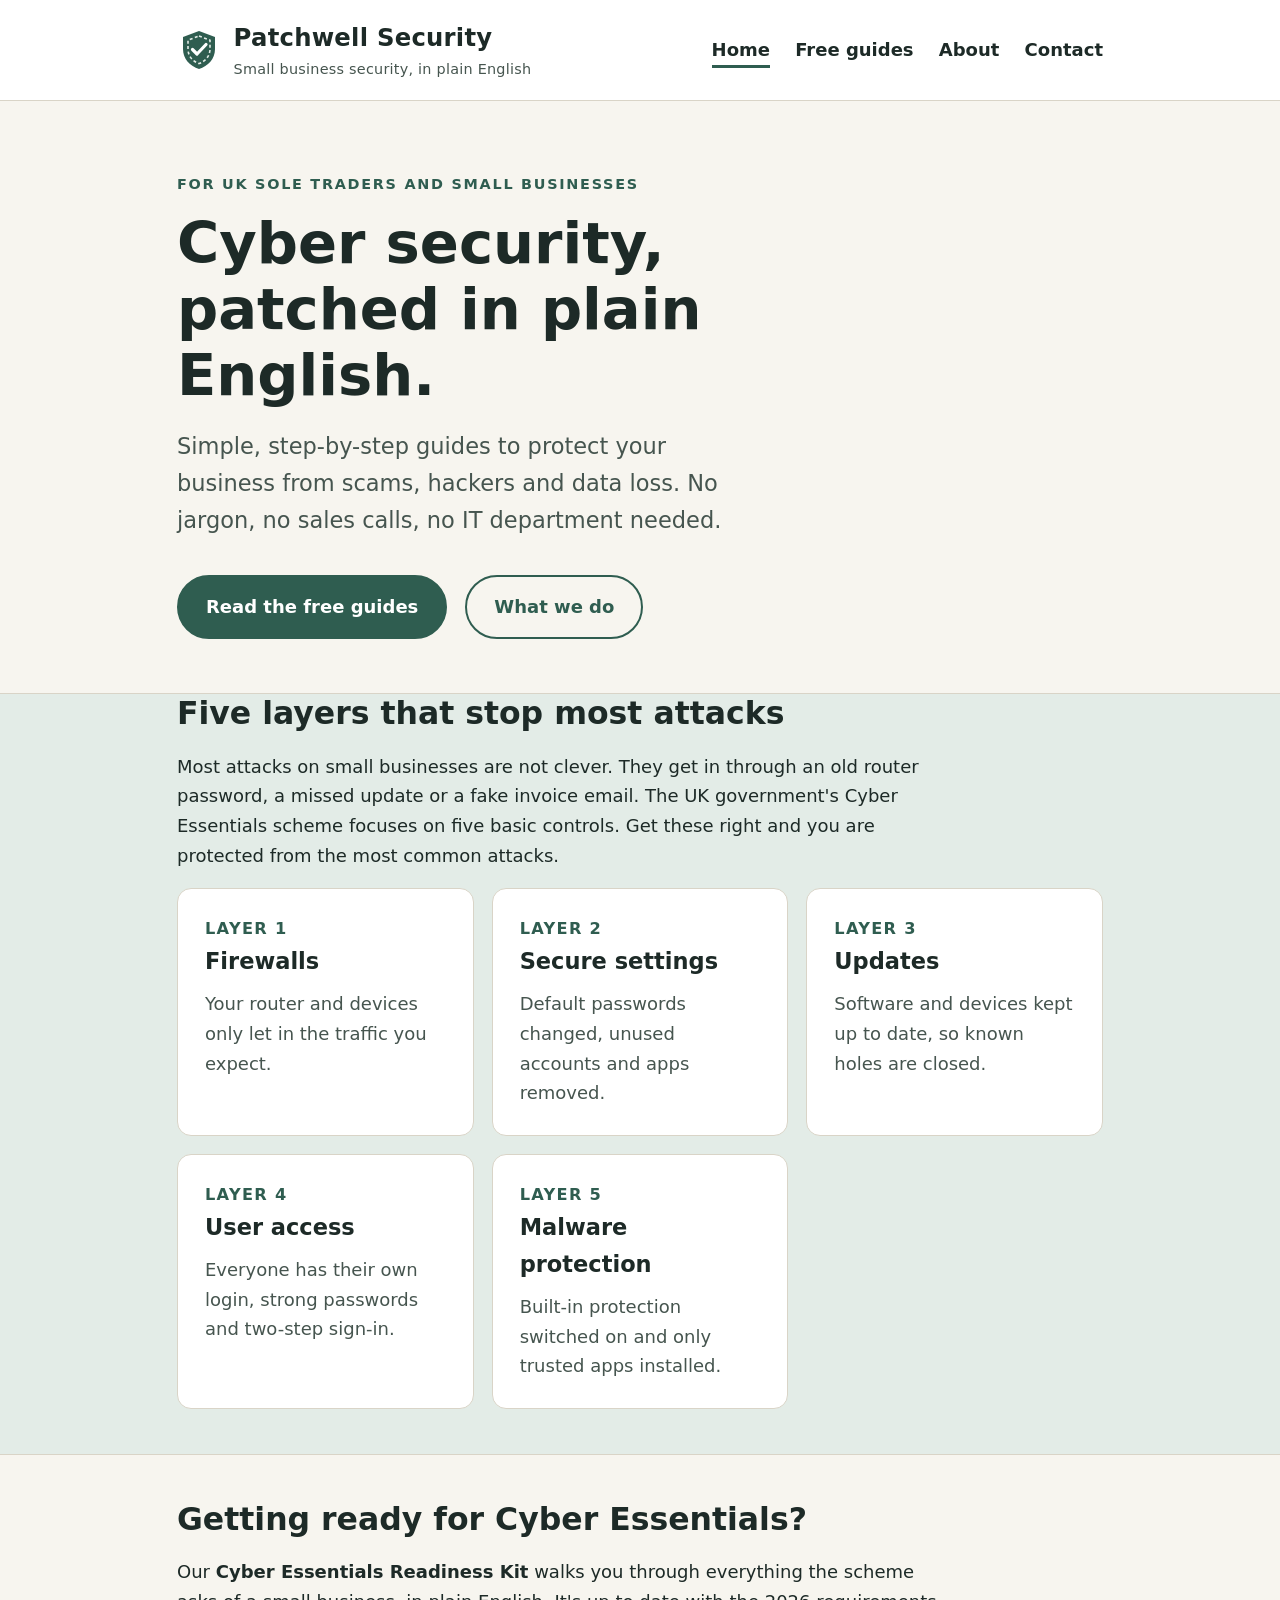
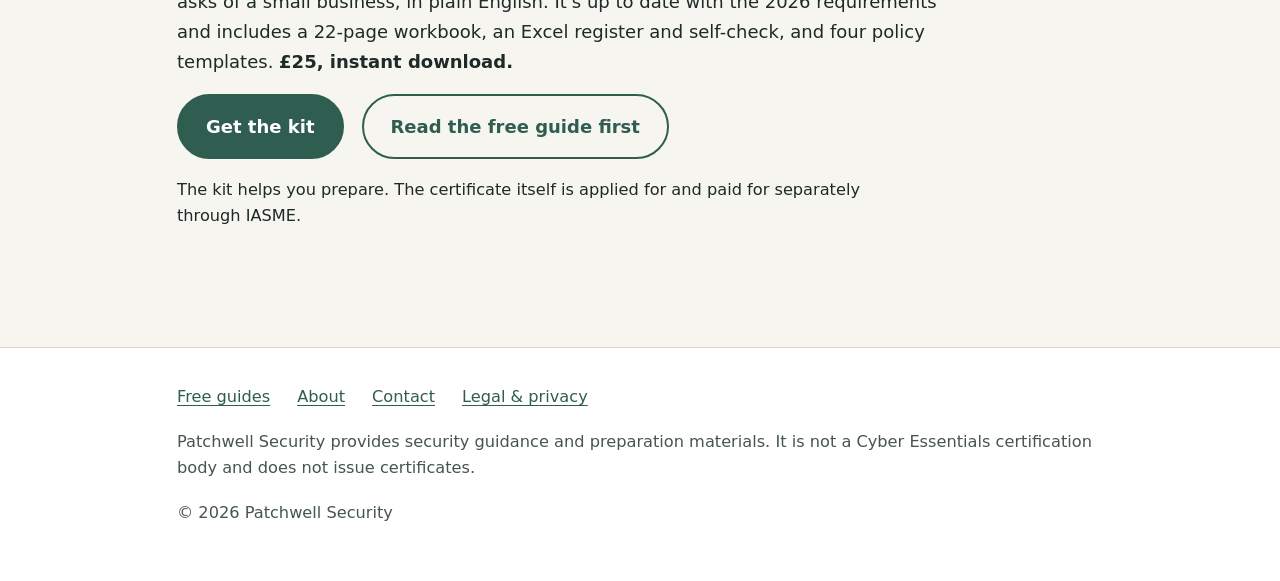
<file: index.html>
<!DOCTYPE html>
<html lang="en-GB">
<head>
  <meta charset="utf-8">
  <meta name="viewport" content="width=device-width, initial-scale=1">
  <title>Patchwell Security — small business cyber security in plain English</title>
  <meta name="description" content="Plain-English cyber security guides and Cyber Essentials preparation kits for UK sole traders and small businesses.">
  <link rel="stylesheet" href="style.css">
  <link rel="icon" href="data:image/svg+xml,%3Csvg xmlns='http://www.w3.org/2000/svg' viewBox='0 0 44 44'%3E%3Cpath d='M22 3 L38 9 V21 C38 31 31 38 22 41 C13 38 6 31 6 21 V9 Z' fill='%232f5d50'/%3E%3Cpath d='M15.5 21.5 L20 26 L29 16.5' fill='none' stroke='white' stroke-width='3.2' stroke-linecap='round'/%3E%3C/svg%3E">
</head>
<body>
  <a class="skip" href="#content">Skip to content</a>
  <header class="site">
    <div class="wrap">
      <a class="brand" href="index.html"><svg width="44" height="44" viewBox="0 0 44 44" aria-hidden="true">
  <path d="M22 3 L38 9 V21 C38 31 31 38 22 41 C13 38 6 31 6 21 V9 Z" fill="#2f5d50"/>
  <path d="M22 8 L33 12.2 V21 C33 28 28.5 33.2 22 35.6 C15.5 33.2 11 28 11 21 V12.2 Z" fill="none" stroke="#e3ece7" stroke-width="1.6" stroke-dasharray="3 2.4"/>
  <path d="M15.5 21.5 L20 26 L29 16.5" fill="none" stroke="#ffffff" stroke-width="3.2" stroke-linecap="round" stroke-linejoin="round"/>
</svg><strong>Patchwell Security<span>Small business security, in plain English</span></strong></a>
      <nav class="main" aria-label="Main">
        <ul>
        <li><a href="index.html" aria-current="page">Home</a></li>
        <li><a href="guides.html">Free guides</a></li>
        <li><a href="about.html">About</a></li>
        <li><a href="contact.html">Contact</a></li>
        </ul>
      </nav>
    </div>
  </header>
  <main id="content">
    <div class="wrap hero">
      <p class="eyebrow">For UK sole traders and small businesses</p>
      <h1>Cyber security, patched in plain English.</h1>
      <p class="lead">Simple, step-by-step guides to protect your business from scams, hackers and data loss. No jargon, no sales calls, no IT department needed.</p>
      <div class="btn-row">
        <a class="btn" href="guides.html">Read the free guides</a>
        <a class="btn ghost" href="about.html">What we do</a>
      </div>
    </div>

    <section class="band">
      <div class="wrap">
        <h2>Five layers that stop most attacks</h2>
        <p class="prose">Most attacks on small businesses are not clever. They get in through an old router password, a missed update or a fake invoice email. The UK government's Cyber Essentials scheme focuses on five basic controls. Get these right and you are protected from the most common attacks.</p>
        <div class="layers">
          <div class="card"><div class="num">LAYER 1</div><h3>Firewalls</h3><p>Your router and devices only let in the traffic you expect.</p></div>
          <div class="card"><div class="num">LAYER 2</div><h3>Secure settings</h3><p>Default passwords changed, unused accounts and apps removed.</p></div>
          <div class="card"><div class="num">LAYER 3</div><h3>Updates</h3><p>Software and devices kept up to date, so known holes are closed.</p></div>
          <div class="card"><div class="num">LAYER 4</div><h3>User access</h3><p>Everyone has their own login, strong passwords and two-step sign-in.</p></div>
          <div class="card"><div class="num">LAYER 5</div><h3>Malware protection</h3><p>Built-in protection switched on and only trusted apps installed.</p></div>
        </div>
      </div>
    </section>

    <section>
      <div class="wrap">
        <h2>Getting ready for Cyber Essentials?</h2>
        <p class="prose">Our <strong>Cyber Essentials Readiness Kit</strong> walks you through everything the scheme asks of a small business, in plain English. It's up to date with the 2026 requirements and includes a 22-page workbook, an Excel register and self-check, and four policy templates. <strong>£25, instant download.</strong></p>
        <div class="btn-row">
          <a class="btn" href="https://payhip.com/b/FX9Ha">Get the kit</a>
          <a class="btn ghost" href="guide-cyber-essentials-controls.html">Read the free guide first</a>
        </div>
        <p class="prose" style="margin-top:1rem;font-size:.9em">The kit helps you prepare. The certificate itself is applied for and paid for separately through IASME.</p>
      </div>
    </section>

  </main>
  <footer class="site">
    <div class="wrap">
      <ul>
        <li><a href="guides.html">Free guides</a></li>
        <li><a href="about.html">About</a></li>
        <li><a href="contact.html">Contact</a></li>
        <li><a href="legal.html">Legal &amp; privacy</a></li>
      </ul>
      <p>Patchwell Security provides security guidance and preparation materials. It is not a Cyber Essentials certification body and does not issue certificates.</p>
      <p>&copy; 2026 Patchwell Security</p>
    </div>
  </footer>
</body>
</html>
</file>
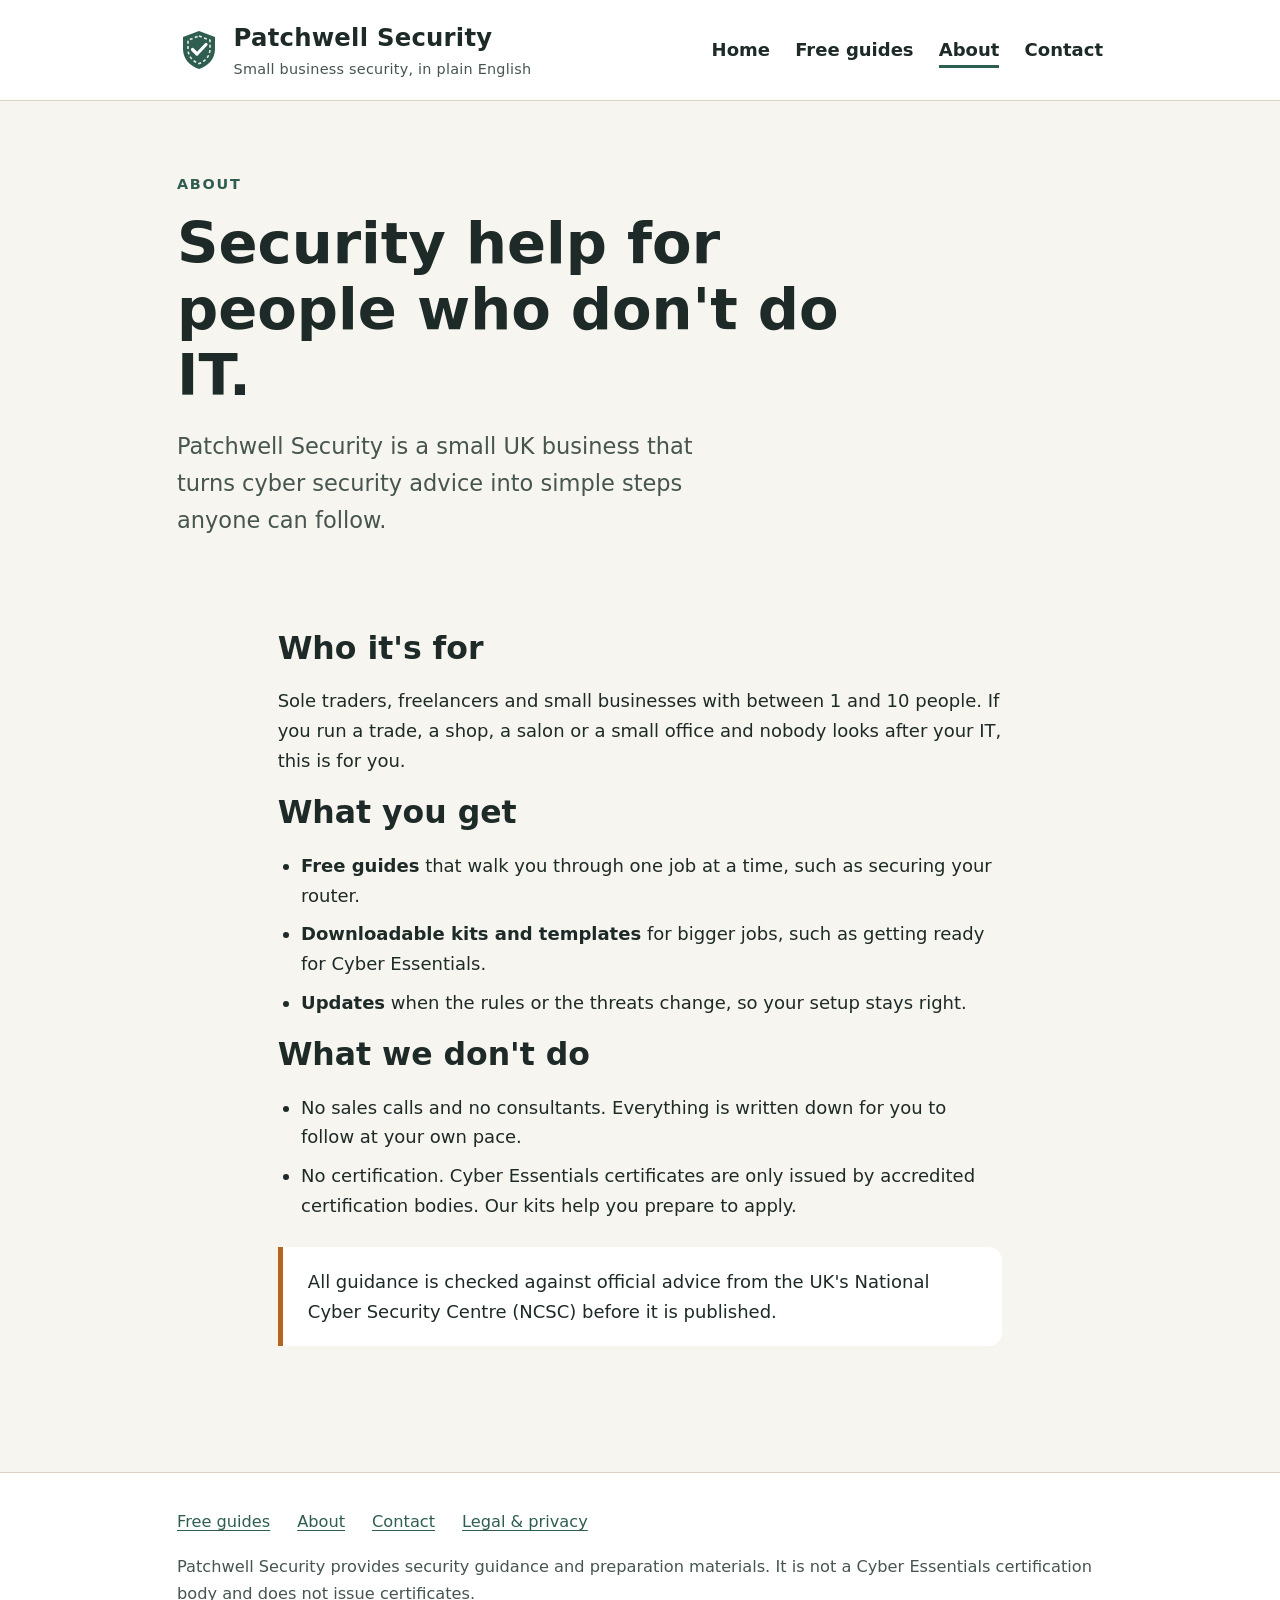
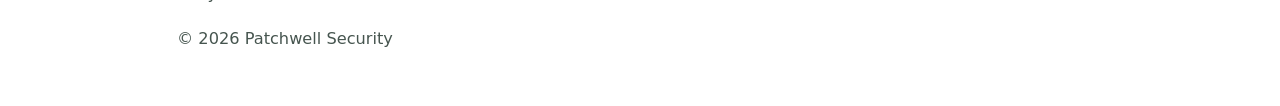
<file: about.html>
<!DOCTYPE html>
<html lang="en-GB">
<head>
  <meta charset="utf-8">
  <meta name="viewport" content="width=device-width, initial-scale=1">
  <title>About — Patchwell Security</title>
  <meta name="description" content="Patchwell Security makes plain-English cyber security guides and kits for UK sole traders and small businesses.">
  <link rel="stylesheet" href="style.css">
  <link rel="icon" href="data:image/svg+xml,%3Csvg xmlns='http://www.w3.org/2000/svg' viewBox='0 0 44 44'%3E%3Cpath d='M22 3 L38 9 V21 C38 31 31 38 22 41 C13 38 6 31 6 21 V9 Z' fill='%232f5d50'/%3E%3Cpath d='M15.5 21.5 L20 26 L29 16.5' fill='none' stroke='white' stroke-width='3.2' stroke-linecap='round'/%3E%3C/svg%3E">
</head>
<body>
  <a class="skip" href="#content">Skip to content</a>
  <header class="site">
    <div class="wrap">
      <a class="brand" href="index.html"><svg width="44" height="44" viewBox="0 0 44 44" aria-hidden="true">
  <path d="M22 3 L38 9 V21 C38 31 31 38 22 41 C13 38 6 31 6 21 V9 Z" fill="#2f5d50"/>
  <path d="M22 8 L33 12.2 V21 C33 28 28.5 33.2 22 35.6 C15.5 33.2 11 28 11 21 V12.2 Z" fill="none" stroke="#e3ece7" stroke-width="1.6" stroke-dasharray="3 2.4"/>
  <path d="M15.5 21.5 L20 26 L29 16.5" fill="none" stroke="#ffffff" stroke-width="3.2" stroke-linecap="round" stroke-linejoin="round"/>
</svg><strong>Patchwell Security<span>Small business security, in plain English</span></strong></a>
      <nav class="main" aria-label="Main">
        <ul>
        <li><a href="index.html">Home</a></li>
        <li><a href="guides.html">Free guides</a></li>
        <li><a href="about.html" aria-current="page">About</a></li>
        <li><a href="contact.html">Contact</a></li>
        </ul>
      </nav>
    </div>
  </header>
  <main id="content">
    <div class="wrap hero">
      <p class="eyebrow">About</p>
      <h1>Security help for people who don't do IT.</h1>
      <p class="lead">Patchwell Security is a small UK business that turns cyber security advice into simple steps anyone can follow.</p>
    </div>
    <section>
      <div class="wrap prose">
        <h2>Who it's for</h2>
        <p>Sole traders, freelancers and small businesses with between 1 and 10 people. If you run a trade, a shop, a salon or a small office and nobody looks after your IT, this is for you.</p>
        <h2>What you get</h2>
        <ul>
          <li><strong>Free guides</strong> that walk you through one job at a time, such as securing your router.</li>
          <li><strong>Downloadable kits and templates</strong> for bigger jobs, such as getting ready for Cyber Essentials.</li>
          <li><strong>Updates</strong> when the rules or the threats change, so your setup stays right.</li>
        </ul>
        <h2>What we don't do</h2>
        <ul>
          <li>No sales calls and no consultants. Everything is written down for you to follow at your own pace.</li>
          <li>No certification. Cyber Essentials certificates are only issued by accredited certification bodies. Our kits help you prepare to apply.</li>
        </ul>
        <div class="note">All guidance is checked against official advice from the UK's National Cyber Security Centre (NCSC) before it is published.</div>
      </div>
    </section>

  </main>
  <footer class="site">
    <div class="wrap">
      <ul>
        <li><a href="guides.html">Free guides</a></li>
        <li><a href="about.html">About</a></li>
        <li><a href="contact.html">Contact</a></li>
        <li><a href="legal.html">Legal &amp; privacy</a></li>
      </ul>
      <p>Patchwell Security provides security guidance and preparation materials. It is not a Cyber Essentials certification body and does not issue certificates.</p>
      <p>&copy; 2026 Patchwell Security</p>
    </div>
  </footer>
</body>
</html>
</file>
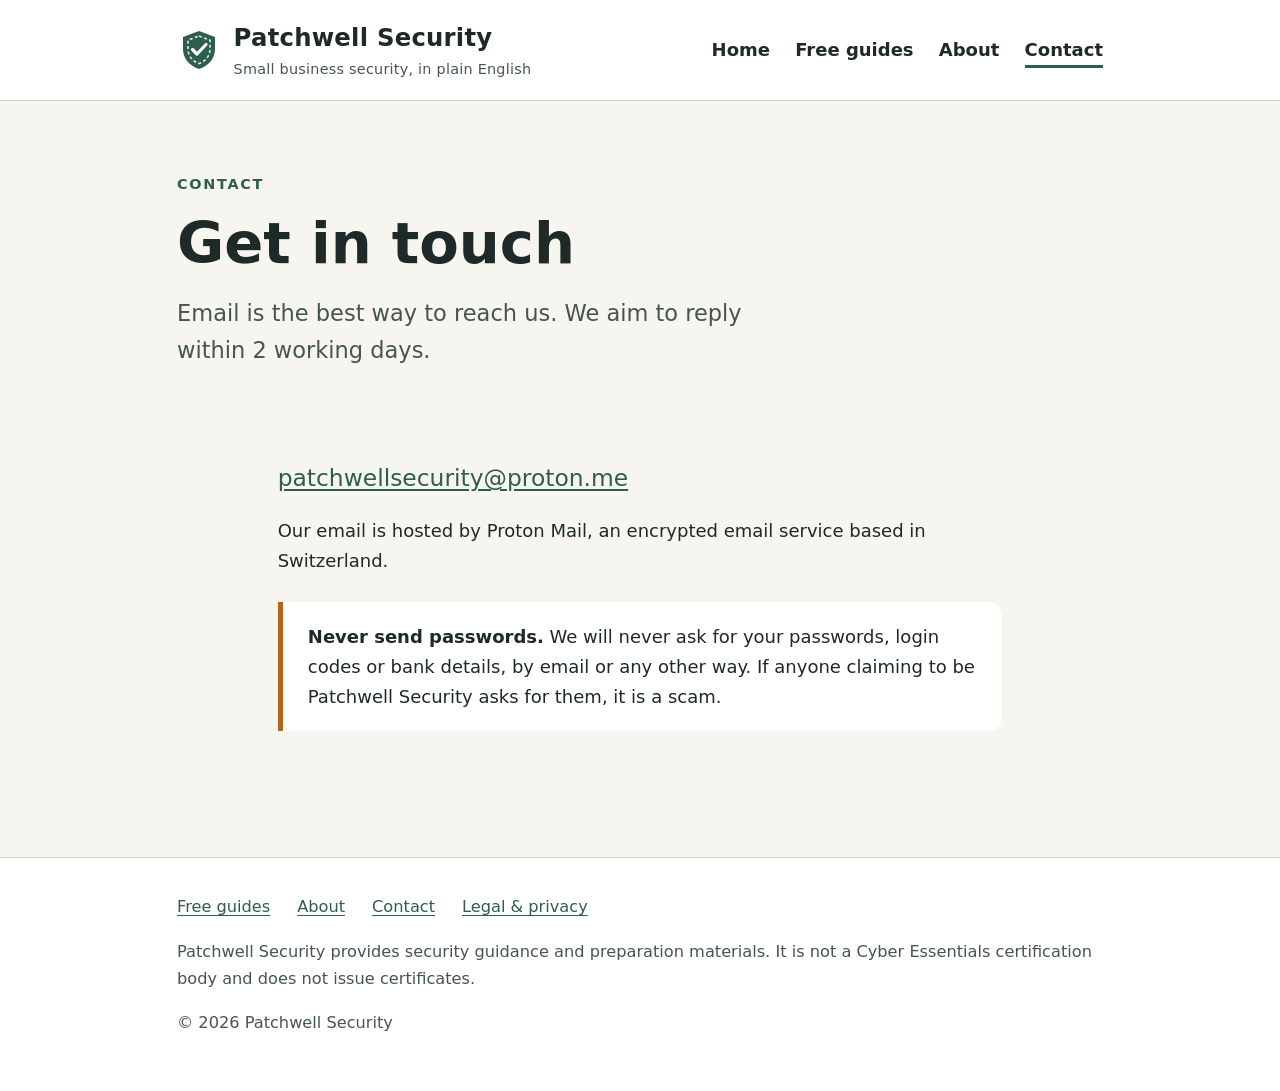
<file: contact.html>
<!DOCTYPE html>
<html lang="en-GB">
<head>
  <meta charset="utf-8">
  <meta name="viewport" content="width=device-width, initial-scale=1">
  <title>Contact — Patchwell Security</title>
  <meta name="description" content="Contact Patchwell Security by email.">
  <link rel="stylesheet" href="style.css">
  <link rel="icon" href="data:image/svg+xml,%3Csvg xmlns='http://www.w3.org/2000/svg' viewBox='0 0 44 44'%3E%3Cpath d='M22 3 L38 9 V21 C38 31 31 38 22 41 C13 38 6 31 6 21 V9 Z' fill='%232f5d50'/%3E%3Cpath d='M15.5 21.5 L20 26 L29 16.5' fill='none' stroke='white' stroke-width='3.2' stroke-linecap='round'/%3E%3C/svg%3E">
</head>
<body>
  <a class="skip" href="#content">Skip to content</a>
  <header class="site">
    <div class="wrap">
      <a class="brand" href="index.html"><svg width="44" height="44" viewBox="0 0 44 44" aria-hidden="true">
  <path d="M22 3 L38 9 V21 C38 31 31 38 22 41 C13 38 6 31 6 21 V9 Z" fill="#2f5d50"/>
  <path d="M22 8 L33 12.2 V21 C33 28 28.5 33.2 22 35.6 C15.5 33.2 11 28 11 21 V12.2 Z" fill="none" stroke="#e3ece7" stroke-width="1.6" stroke-dasharray="3 2.4"/>
  <path d="M15.5 21.5 L20 26 L29 16.5" fill="none" stroke="#ffffff" stroke-width="3.2" stroke-linecap="round" stroke-linejoin="round"/>
</svg><strong>Patchwell Security<span>Small business security, in plain English</span></strong></a>
      <nav class="main" aria-label="Main">
        <ul>
        <li><a href="index.html">Home</a></li>
        <li><a href="guides.html">Free guides</a></li>
        <li><a href="about.html">About</a></li>
        <li><a href="contact.html" aria-current="page">Contact</a></li>
        </ul>
      </nav>
    </div>
  </header>
  <main id="content">
    <div class="wrap hero">
      <p class="eyebrow">Contact</p>
      <h1>Get in touch</h1>
      <p class="lead">Email is the best way to reach us. We aim to reply within 2 working days.</p>
    </div>
    <section>
      <div class="wrap prose">
        <p style="font-size:1.3rem"><a href="mailto:patchwellsecurity@proton.me">patchwellsecurity@proton.me</a></p>
        <p>Our email is hosted by Proton Mail, an encrypted email service based in Switzerland.</p>
        <div class="note"><strong>Never send passwords.</strong> We will never ask for your passwords, login codes or bank details, by email or any other way. If anyone claiming to be Patchwell Security asks for them, it is a scam.</div>
      </div>
    </section>

  </main>
  <footer class="site">
    <div class="wrap">
      <ul>
        <li><a href="guides.html">Free guides</a></li>
        <li><a href="about.html">About</a></li>
        <li><a href="contact.html">Contact</a></li>
        <li><a href="legal.html">Legal &amp; privacy</a></li>
      </ul>
      <p>Patchwell Security provides security guidance and preparation materials. It is not a Cyber Essentials certification body and does not issue certificates.</p>
      <p>&copy; 2026 Patchwell Security</p>
    </div>
  </footer>
</body>
</html>
</file>
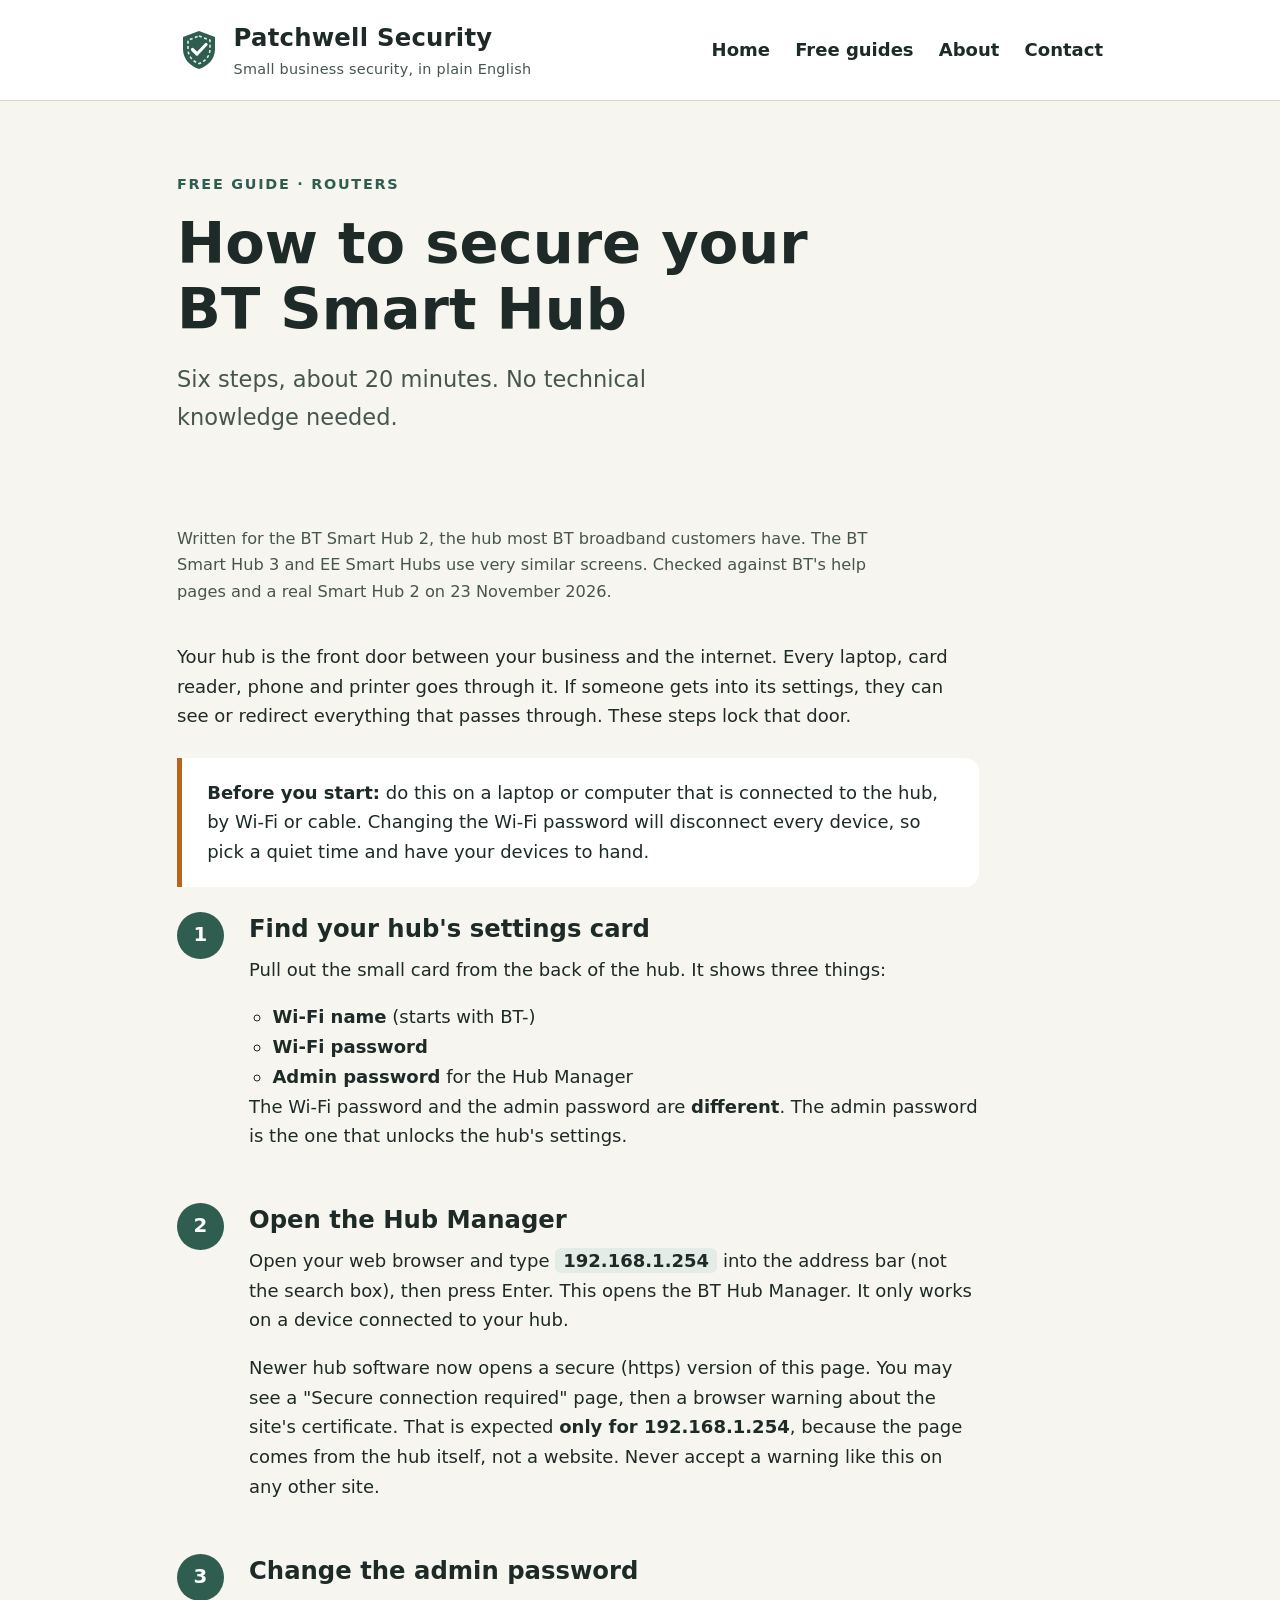
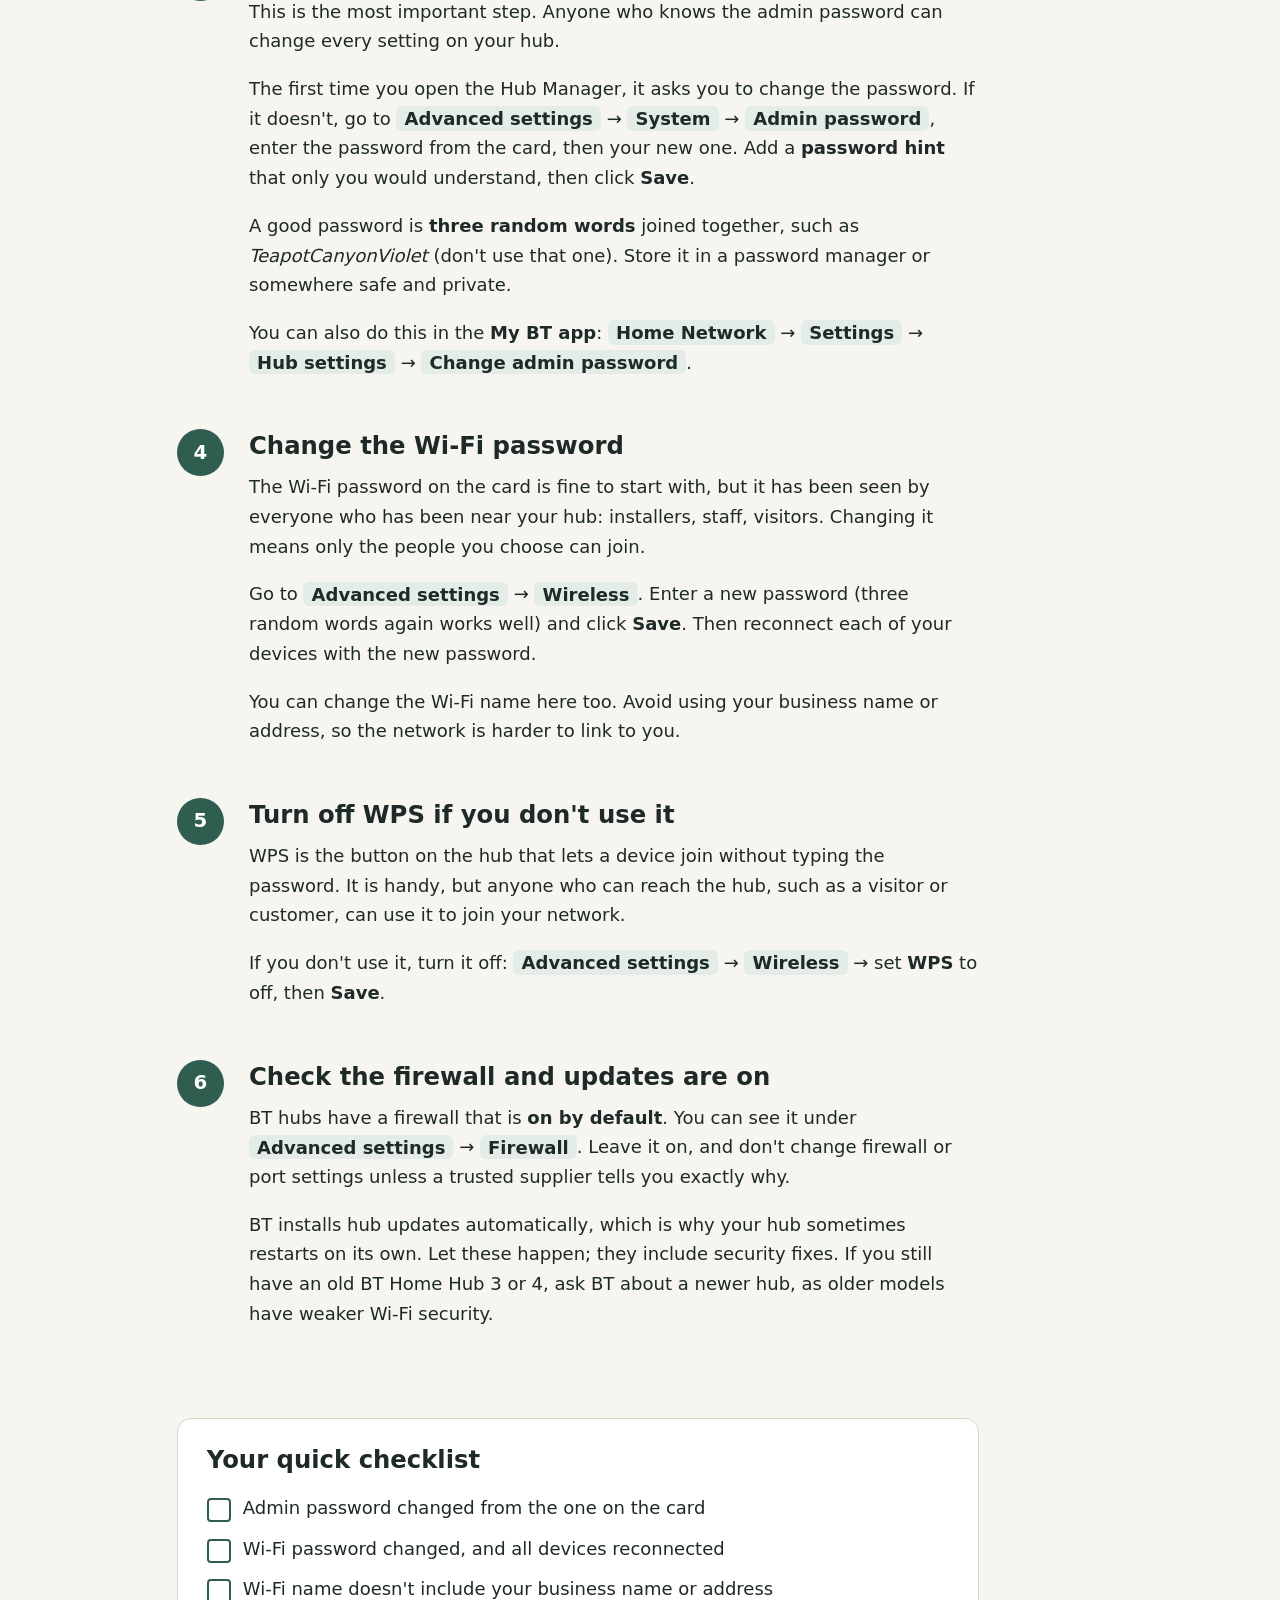
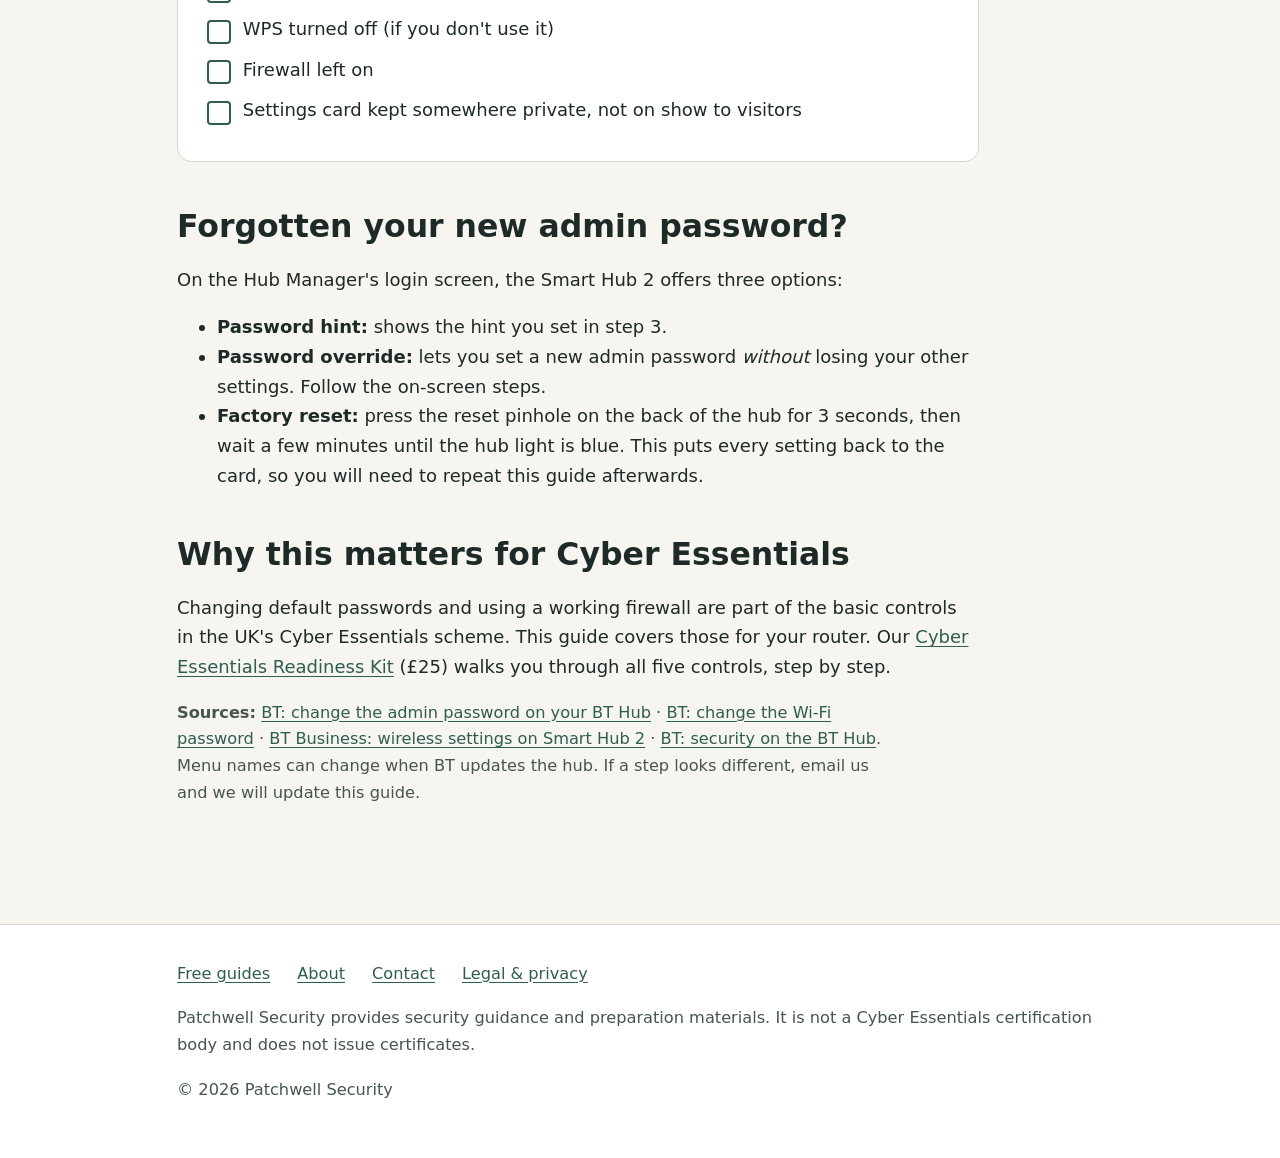
<file: guide-bt-smart-hub.html>
<!DOCTYPE html>
<html lang="en-GB">
<head>
  <meta charset="utf-8">
  <meta name="viewport" content="width=device-width, initial-scale=1">
  <title>How to secure your BT Smart Hub — Patchwell Security</title>
  <meta name="description" content="A plain-English, step-by-step guide to securing a BT Smart Hub 2 for a small business: admin password, Wi-Fi password, WPS and more.">
  <link rel="stylesheet" href="style.css">
  <link rel="icon" href="data:image/svg+xml,%3Csvg xmlns='http://www.w3.org/2000/svg' viewBox='0 0 44 44'%3E%3Cpath d='M22 3 L38 9 V21 C38 31 31 38 22 41 C13 38 6 31 6 21 V9 Z' fill='%232f5d50'/%3E%3Cpath d='M15.5 21.5 L20 26 L29 16.5' fill='none' stroke='white' stroke-width='3.2' stroke-linecap='round'/%3E%3C/svg%3E">
</head>
<body>
  <a class="skip" href="#content">Skip to content</a>
  <header class="site">
    <div class="wrap">
      <a class="brand" href="index.html"><svg width="44" height="44" viewBox="0 0 44 44" aria-hidden="true">
  <path d="M22 3 L38 9 V21 C38 31 31 38 22 41 C13 38 6 31 6 21 V9 Z" fill="#2f5d50"/>
  <path d="M22 8 L33 12.2 V21 C33 28 28.5 33.2 22 35.6 C15.5 33.2 11 28 11 21 V12.2 Z" fill="none" stroke="#e3ece7" stroke-width="1.6" stroke-dasharray="3 2.4"/>
  <path d="M15.5 21.5 L20 26 L29 16.5" fill="none" stroke="#ffffff" stroke-width="3.2" stroke-linecap="round" stroke-linejoin="round"/>
</svg><strong>Patchwell Security<span>Small business security, in plain English</span></strong></a>
      <nav class="main" aria-label="Main">
        <ul>
        <li><a href="index.html">Home</a></li>
        <li><a href="guides.html">Free guides</a></li>
        <li><a href="about.html">About</a></li>
        <li><a href="contact.html">Contact</a></li>
        </ul>
      </nav>
    </div>
  </header>
  <main id="content">
    <div class="wrap hero">
      <p class="eyebrow">Free guide &middot; Routers</p>
      <h1>How to secure your BT Smart Hub</h1>
      <p class="lead">Six steps, about 20 minutes. No technical knowledge needed.</p>
    </div>
    <section>
      <div class="wrap article">
        <p class="meta">Written for the BT Smart Hub 2, the hub most BT broadband customers have. The BT Smart Hub 3 and EE Smart Hubs use very similar screens. Checked against BT's help pages and a real Smart Hub 2 on 23 November 2026.</p>

        <p>Your hub is the front door between your business and the internet. Every laptop, card reader, phone and printer goes through it. If someone gets into its settings, they can see or redirect everything that passes through. These steps lock that door.</p>

        <div class="note"><strong>Before you start:</strong> do this on a laptop or computer that is connected to the hub, by Wi-Fi or cable. Changing the Wi-Fi password will disconnect every device, so pick a quiet time and have your devices to hand.</div>

        <ol class="steps">
          <li>
            <h2>Find your hub's settings card</h2>
            <p>Pull out the small card from the back of the hub. It shows three things:</p>
            <ul>
              <li><strong>Wi-Fi name</strong> (starts with BT-)</li>
              <li><strong>Wi-Fi password</strong></li>
              <li><strong>Admin password</strong> for the Hub Manager</li>
            </ul>
            <p>The Wi-Fi password and the admin password are <strong>different</strong>. The admin password is the one that unlocks the hub's settings.</p>
          </li>

          <li>
            <h2>Open the Hub Manager</h2>
            <p>Open your web browser and type <span class="path">192.168.1.254</span> into the address bar (not the search box), then press Enter. This opens the BT Hub Manager. It only works on a device connected to your hub.</p>
            <p>Newer hub software now opens a secure (https) version of this page. You may see a "Secure connection required" page, then a browser warning about the site's certificate. That is expected <strong>only for 192.168.1.254</strong>, because the page comes from the hub itself, not a website. Never accept a warning like this on any other site.</p>
          </li>

          <li>
            <h2>Change the admin password</h2>
            <p>This is the most important step. Anyone who knows the admin password can change every setting on your hub.</p>
            <p>The first time you open the Hub Manager, it asks you to change the password. If it doesn't, go to <span class="path">Advanced settings</span> &rarr; <span class="path">System</span> &rarr; <span class="path">Admin password</span>, enter the password from the card, then your new one. Add a <strong>password hint</strong> that only you would understand, then click <strong>Save</strong>.</p>
            <p>A good password is <strong>three random words</strong> joined together, such as <em>TeapotCanyonViolet</em> (don't use that one). Store it in a password manager or somewhere safe and private.</p>
            <p>You can also do this in the <strong>My BT app</strong>: <span class="path">Home Network</span> &rarr; <span class="path">Settings</span> &rarr; <span class="path">Hub settings</span> &rarr; <span class="path">Change admin password</span>.</p>
          </li>

          <li>
            <h2>Change the Wi-Fi password</h2>
            <p>The Wi-Fi password on the card is fine to start with, but it has been seen by everyone who has been near your hub: installers, staff, visitors. Changing it means only the people you choose can join.</p>
            <p>Go to <span class="path">Advanced settings</span> &rarr; <span class="path">Wireless</span>. Enter a new password (three random words again works well) and click <strong>Save</strong>. Then reconnect each of your devices with the new password.</p>
            <p>You can change the Wi-Fi name here too. Avoid using your business name or address, so the network is harder to link to you.</p>
          </li>

          <li>
            <h2>Turn off WPS if you don't use it</h2>
            <p>WPS is the button on the hub that lets a device join without typing the password. It is handy, but anyone who can reach the hub, such as a visitor or customer, can use it to join your network.</p>
            <p>If you don't use it, turn it off: <span class="path">Advanced settings</span> &rarr; <span class="path">Wireless</span> &rarr; set <strong>WPS</strong> to off, then <strong>Save</strong>.</p>
          </li>

          <li>
            <h2>Check the firewall and updates are on</h2>
            <p>BT hubs have a firewall that is <strong>on by default</strong>. You can see it under <span class="path">Advanced settings</span> &rarr; <span class="path">Firewall</span>. Leave it on, and don't change firewall or port settings unless a trusted supplier tells you exactly why.</p>
            <p>BT installs hub updates automatically, which is why your hub sometimes restarts on its own. Let these happen; they include security fixes. If you still have an old BT Home Hub 3 or 4, ask BT about a newer hub, as older models have weaker Wi-Fi security.</p>
          </li>
        </ol>

        <div class="checklist">
          <h2>Your quick checklist</h2>
          <ul>
            <li>Admin password changed from the one on the card</li>
            <li>Wi-Fi password changed, and all devices reconnected</li>
            <li>Wi-Fi name doesn't include your business name or address</li>
            <li>WPS turned off (if you don't use it)</li>
            <li>Firewall left on</li>
            <li>Settings card kept somewhere private, not on show to visitors</li>
          </ul>
        </div>

        <h2>Forgotten your new admin password?</h2>
        <p>On the Hub Manager's login screen, the Smart Hub 2 offers three options:</p>
        <ul>
          <li><strong>Password hint:</strong> shows the hint you set in step 3.</li>
          <li><strong>Password override:</strong> lets you set a new admin password <em>without</em> losing your other settings. Follow the on-screen steps.</li>
          <li><strong>Factory reset:</strong> press the reset pinhole on the back of the hub for 3 seconds, then wait a few minutes until the hub light is blue. This puts every setting back to the card, so you will need to repeat this guide afterwards.</li>
        </ul>

        <h2>Why this matters for Cyber Essentials</h2>
        <p>Changing default passwords and using a working firewall are part of the basic controls in the UK's Cyber Essentials scheme. This guide covers those for your router. Our <a href="https://payhip.com/b/FX9Ha">Cyber Essentials Readiness Kit</a> (£25) walks you through all five controls, step by step.</p>

        <p class="sources"><strong>Sources:</strong> <a href="https://www.bt.com/help/broadband/fix-a-problem/log-in-issues/i-can-t-log-in-to-bt-hub-manager/how-can-i-set-up-or-change-the-admin-password-on-my-bt-hub-">BT: change the admin password on your BT Hub</a> &middot; <a href="https://www.bt.com/help/broadband/how-do-i-change-the-wi-fi-password-on-my-bt-hub">BT: change the Wi-Fi password</a> &middot; <a href="https://business.bt.com/help/article/changing-the-wireless-settings-on-smart-hub-2/">BT Business: wireless settings on Smart Hub 2</a> &middot; <a href="https://bt.com/help/user-guides/security-on-the-bt-hub">BT: security on the BT Hub</a>. Menu names can change when BT updates the hub. If a step looks different, email us and we will update this guide.</p>
      </div>
    </section>

  </main>
  <footer class="site">
    <div class="wrap">
      <ul>
        <li><a href="guides.html">Free guides</a></li>
        <li><a href="about.html">About</a></li>
        <li><a href="contact.html">Contact</a></li>
        <li><a href="legal.html">Legal &amp; privacy</a></li>
      </ul>
      <p>Patchwell Security provides security guidance and preparation materials. It is not a Cyber Essentials certification body and does not issue certificates.</p>
      <p>&copy; 2026 Patchwell Security</p>
    </div>
  </footer>
</body>
</html>
</file>
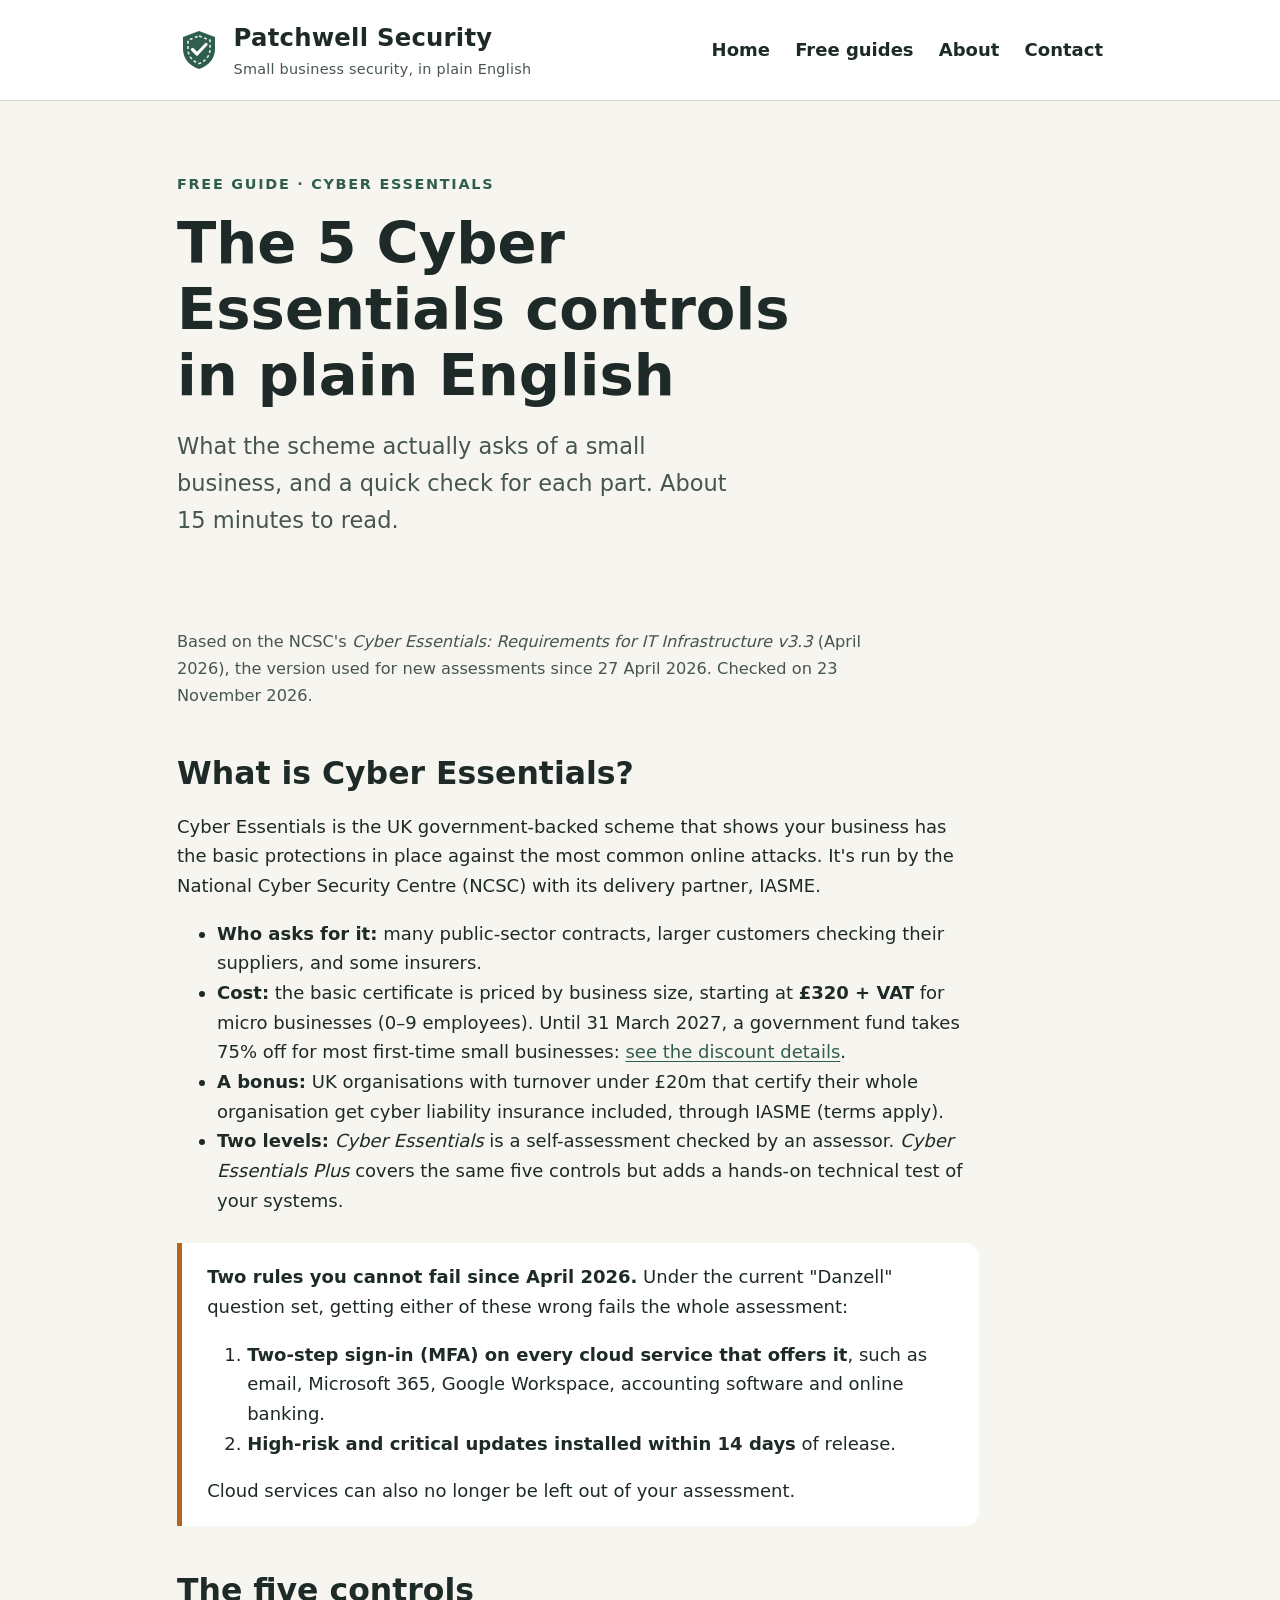
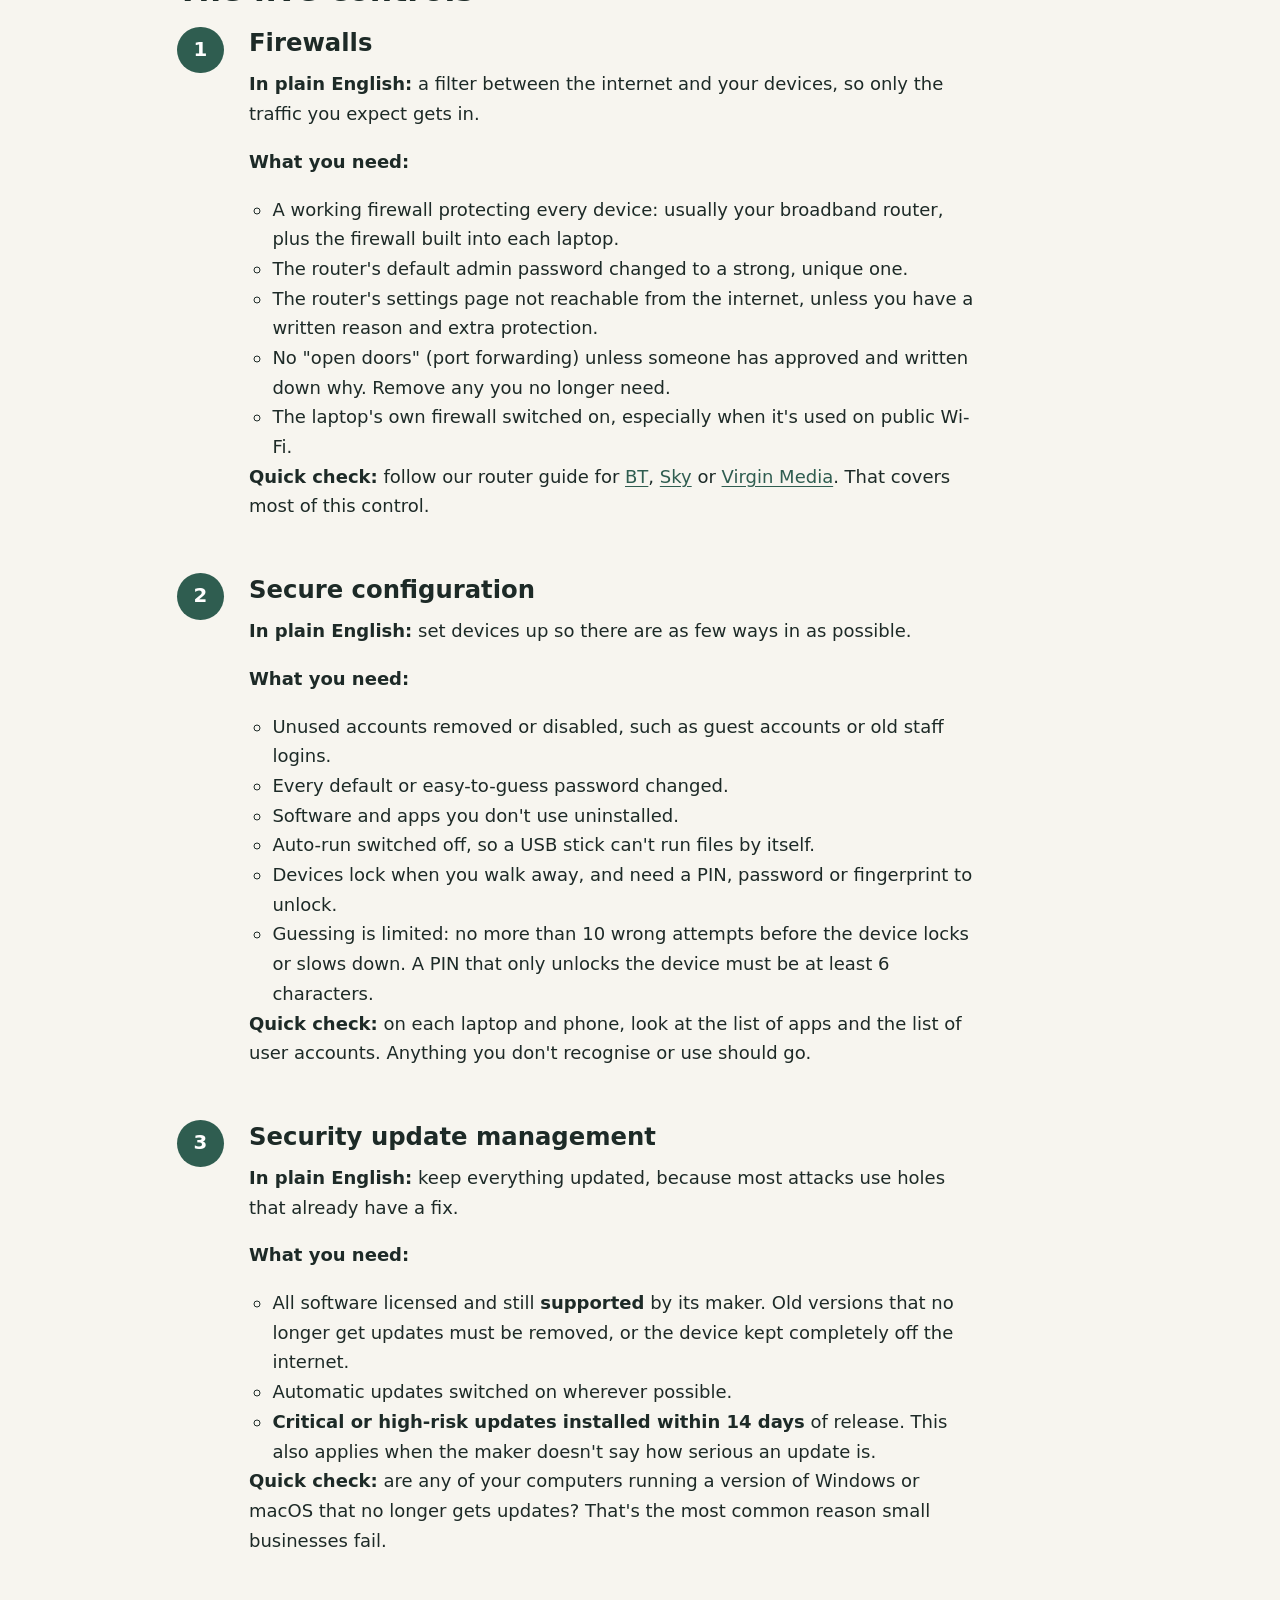
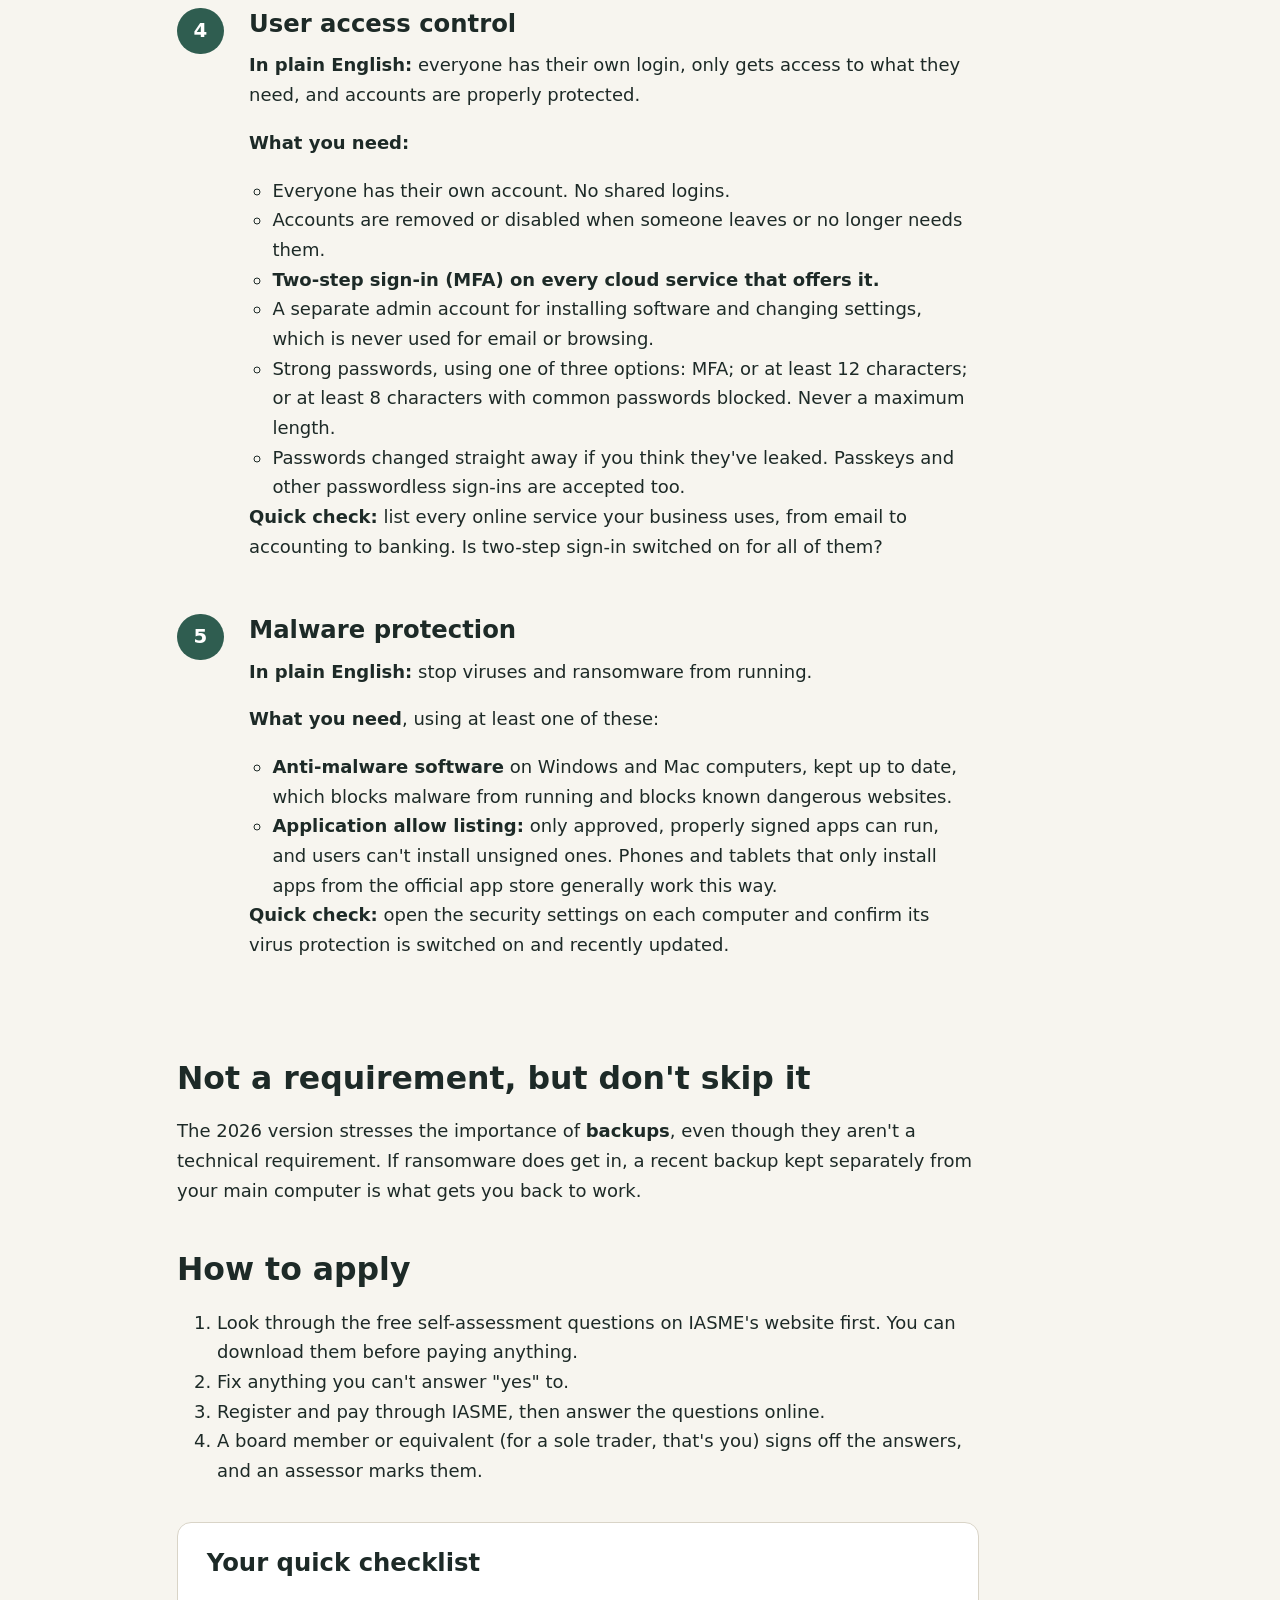
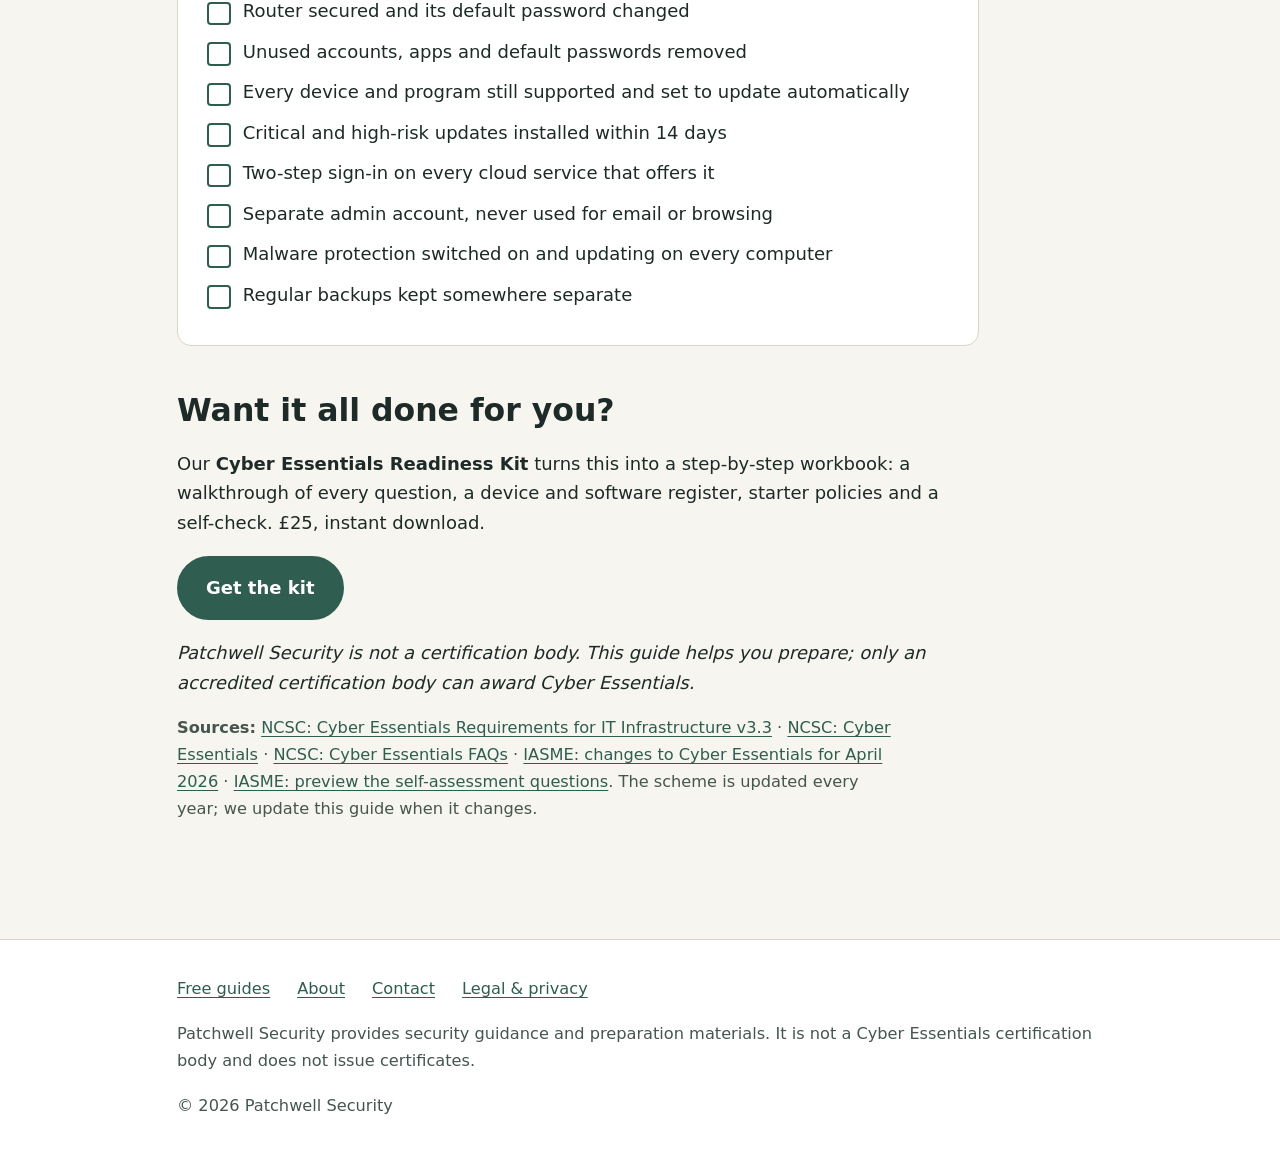
<file: guide-cyber-essentials-controls.html>
<!DOCTYPE html>
<html lang="en-GB">
<head>
  <meta charset="utf-8">
  <meta name="viewport" content="width=device-width, initial-scale=1">
  <title>The 5 Cyber Essentials controls in plain English — Patchwell Security</title>
  <meta name="description" content="What Cyber Essentials asks of a small UK business, explained in plain English: the five controls, the April 2026 changes, the two auto-fail rules, and what it costs.">
  <link rel="stylesheet" href="style.css">
  <link rel="icon" href="data:image/svg+xml,%3Csvg xmlns='http://www.w3.org/2000/svg' viewBox='0 0 44 44'%3E%3Cpath d='M22 3 L38 9 V21 C38 31 31 38 22 41 C13 38 6 31 6 21 V9 Z' fill='%232f5d50'/%3E%3Cpath d='M15.5 21.5 L20 26 L29 16.5' fill='none' stroke='white' stroke-width='3.2' stroke-linecap='round'/%3E%3C/svg%3E">
</head>
<body>
  <a class="skip" href="#content">Skip to content</a>
  <header class="site">
    <div class="wrap">
      <a class="brand" href="index.html"><svg width="44" height="44" viewBox="0 0 44 44" aria-hidden="true">
  <path d="M22 3 L38 9 V21 C38 31 31 38 22 41 C13 38 6 31 6 21 V9 Z" fill="#2f5d50"/>
  <path d="M22 8 L33 12.2 V21 C33 28 28.5 33.2 22 35.6 C15.5 33.2 11 28 11 21 V12.2 Z" fill="none" stroke="#e3ece7" stroke-width="1.6" stroke-dasharray="3 2.4"/>
  <path d="M15.5 21.5 L20 26 L29 16.5" fill="none" stroke="#ffffff" stroke-width="3.2" stroke-linecap="round" stroke-linejoin="round"/>
</svg><strong>Patchwell Security<span>Small business security, in plain English</span></strong></a>
      <nav class="main" aria-label="Main">
        <ul>
        <li><a href="index.html">Home</a></li>
        <li><a href="guides.html">Free guides</a></li>
        <li><a href="about.html">About</a></li>
        <li><a href="contact.html">Contact</a></li>
        </ul>
      </nav>
    </div>
  </header>
  <main id="content">
    <div class="wrap hero">
      <p class="eyebrow">Free guide &middot; Cyber Essentials</p>
      <h1>The 5 Cyber Essentials controls in plain English</h1>
      <p class="lead">What the scheme actually asks of a small business, and a quick check for each part. About 15 minutes to read.</p>
    </div>
    <section>
      <div class="wrap article">
        <p class="meta">Based on the NCSC's <em>Cyber Essentials: Requirements for IT Infrastructure v3.3</em> (April 2026), the version used for new assessments since 27 April 2026. Checked on 23 November 2026.</p>

        <h2>What is Cyber Essentials?</h2>
        <p>Cyber Essentials is the UK government-backed scheme that shows your business has the basic protections in place against the most common online attacks. It's run by the National Cyber Security Centre (NCSC) with its delivery partner, IASME.</p>
        <ul>
          <li><strong>Who asks for it:</strong> many public-sector contracts, larger customers checking their suppliers, and some insurers.</li>
          <li><strong>Cost:</strong> the basic certificate is priced by business size, starting at <strong>&pound;320 + VAT</strong> for micro businesses (0&ndash;9 employees). Until 31 March 2027, a government fund takes 75% off for most first-time small businesses: <a href="guide-do-i-need-cyber-essentials.html">see the discount details</a>.</li>
          <li><strong>A bonus:</strong> UK organisations with turnover under &pound;20m that certify their whole organisation get cyber liability insurance included, through IASME (terms apply).</li>
          <li><strong>Two levels:</strong> <em>Cyber Essentials</em> is a self-assessment checked by an assessor. <em>Cyber Essentials Plus</em> covers the same five controls but adds a hands-on technical test of your systems.</li>
        </ul>

        <div class="note"><strong>Two rules you cannot fail since April 2026.</strong> Under the current "Danzell" question set, getting either of these wrong fails the whole assessment:
          <ol>
            <li><strong>Two-step sign-in (MFA) on every cloud service that offers it</strong>, such as email, Microsoft 365, Google Workspace, accounting software and online banking.</li>
            <li><strong>High-risk and critical updates installed within 14 days</strong> of release.</li>
          </ol>
          Cloud services can also no longer be left out of your assessment.</div>

        <h2>The five controls</h2>
        <ol class="steps">
          <li>
            <h2>Firewalls</h2>
            <p><strong>In plain English:</strong> a filter between the internet and your devices, so only the traffic you expect gets in.</p>
            <p><strong>What you need:</strong></p>
            <ul>
              <li>A working firewall protecting every device: usually your broadband router, plus the firewall built into each laptop.</li>
              <li>The router's default admin password changed to a strong, unique one.</li>
              <li>The router's settings page not reachable from the internet, unless you have a written reason and extra protection.</li>
              <li>No "open doors" (port forwarding) unless someone has approved and written down why. Remove any you no longer need.</li>
              <li>The laptop's own firewall switched on, especially when it's used on public Wi-Fi.</li>
            </ul>
            <p><strong>Quick check:</strong> follow our router guide for <a href="guide-bt-smart-hub.html">BT</a>, <a href="guide-sky-hub.html">Sky</a> or <a href="guide-virgin-media-hub.html">Virgin Media</a>. That covers most of this control.</p>
          </li>

          <li>
            <h2>Secure configuration</h2>
            <p><strong>In plain English:</strong> set devices up so there are as few ways in as possible.</p>
            <p><strong>What you need:</strong></p>
            <ul>
              <li>Unused accounts removed or disabled, such as guest accounts or old staff logins.</li>
              <li>Every default or easy-to-guess password changed.</li>
              <li>Software and apps you don't use uninstalled.</li>
              <li>Auto-run switched off, so a USB stick can't run files by itself.</li>
              <li>Devices lock when you walk away, and need a PIN, password or fingerprint to unlock.</li>
              <li>Guessing is limited: no more than 10 wrong attempts before the device locks or slows down. A PIN that only unlocks the device must be at least 6 characters.</li>
            </ul>
            <p><strong>Quick check:</strong> on each laptop and phone, look at the list of apps and the list of user accounts. Anything you don't recognise or use should go.</p>
          </li>

          <li>
            <h2>Security update management</h2>
            <p><strong>In plain English:</strong> keep everything updated, because most attacks use holes that already have a fix.</p>
            <p><strong>What you need:</strong></p>
            <ul>
              <li>All software licensed and still <strong>supported</strong> by its maker. Old versions that no longer get updates must be removed, or the device kept completely off the internet.</li>
              <li>Automatic updates switched on wherever possible.</li>
              <li><strong>Critical or high-risk updates installed within 14 days</strong> of release. This also applies when the maker doesn't say how serious an update is.</li>
            </ul>
            <p><strong>Quick check:</strong> are any of your computers running a version of Windows or macOS that no longer gets updates? That's the most common reason small businesses fail.</p>
          </li>

          <li>
            <h2>User access control</h2>
            <p><strong>In plain English:</strong> everyone has their own login, only gets access to what they need, and accounts are properly protected.</p>
            <p><strong>What you need:</strong></p>
            <ul>
              <li>Everyone has their own account. No shared logins.</li>
              <li>Accounts are removed or disabled when someone leaves or no longer needs them.</li>
              <li><strong>Two-step sign-in (MFA) on every cloud service that offers it.</strong></li>
              <li>A separate admin account for installing software and changing settings, which is never used for email or browsing.</li>
              <li>Strong passwords, using one of three options: MFA; or at least 12 characters; or at least 8 characters with common passwords blocked. Never a maximum length.</li>
              <li>Passwords changed straight away if you think they've leaked. Passkeys and other passwordless sign-ins are accepted too.</li>
            </ul>
            <p><strong>Quick check:</strong> list every online service your business uses, from email to accounting to banking. Is two-step sign-in switched on for all of them?</p>
          </li>

          <li>
            <h2>Malware protection</h2>
            <p><strong>In plain English:</strong> stop viruses and ransomware from running.</p>
            <p><strong>What you need</strong>, using at least one of these:</p>
            <ul>
              <li><strong>Anti-malware software</strong> on Windows and Mac computers, kept up to date, which blocks malware from running and blocks known dangerous websites.</li>
              <li><strong>Application allow listing:</strong> only approved, properly signed apps can run, and users can't install unsigned ones. Phones and tablets that only install apps from the official app store generally work this way.</li>
            </ul>
            <p><strong>Quick check:</strong> open the security settings on each computer and confirm its virus protection is switched on and recently updated.</p>
          </li>
        </ol>

        <h2>Not a requirement, but don't skip it</h2>
        <p>The 2026 version stresses the importance of <strong>backups</strong>, even though they aren't a technical requirement. If ransomware does get in, a recent backup kept separately from your main computer is what gets you back to work.</p>

        <h2>How to apply</h2>
        <ol>
          <li>Look through the free self-assessment questions on IASME's website first. You can download them before paying anything.</li>
          <li>Fix anything you can't answer "yes" to.</li>
          <li>Register and pay through IASME, then answer the questions online.</li>
          <li>A board member or equivalent (for a sole trader, that's you) signs off the answers, and an assessor marks them.</li>
        </ol>

        <div class="checklist">
          <h2>Your quick checklist</h2>
          <ul>
            <li>Router secured and its default password changed</li>
            <li>Unused accounts, apps and default passwords removed</li>
            <li>Every device and program still supported and set to update automatically</li>
            <li>Critical and high-risk updates installed within 14 days</li>
            <li>Two-step sign-in on every cloud service that offers it</li>
            <li>Separate admin account, never used for email or browsing</li>
            <li>Malware protection switched on and updating on every computer</li>
            <li>Regular backups kept somewhere separate</li>
          </ul>
        </div>

        <h2>Want it all done for you?</h2>
        <p>Our <strong>Cyber Essentials Readiness Kit</strong> turns this into a step-by-step workbook: a walkthrough of every question, a device and software register, starter policies and a self-check. £25, instant download.</p>
        <p><a class="btn" href="https://payhip.com/b/FX9Ha">Get the kit</a></p>
        <p><em>Patchwell Security is not a certification body. This guide helps you prepare; only an accredited certification body can award Cyber Essentials.</em></p>

        <p class="sources"><strong>Sources:</strong> <a href="https://www.ncsc.gov.uk/files/cyber-essentials-requirements-for-it-infrastructure-v3-3.pdf">NCSC: Cyber Essentials Requirements for IT Infrastructure v3.3</a> &middot; <a href="https://www.ncsc.gov.uk/cyberessentials">NCSC: Cyber Essentials</a> &middot; <a href="https://www.ncsc.gov.uk/information/cyber-essentials-faqs">NCSC: Cyber Essentials FAQs</a> &middot; <a href="https://iasme.co.uk/articles/important-update-changes-to-cyber-essentials-for-april-2026/">IASME: changes to Cyber Essentials for April 2026</a> &middot; <a href="https://iasme.co.uk/cyber-essentials/preview-the-self-assessment-questions-for-cyber-essentials/">IASME: preview the self-assessment questions</a>. The scheme is updated every year; we update this guide when it changes.</p>
      </div>
    </section>

  </main>
  <footer class="site">
    <div class="wrap">
      <ul>
        <li><a href="guides.html">Free guides</a></li>
        <li><a href="about.html">About</a></li>
        <li><a href="contact.html">Contact</a></li>
        <li><a href="legal.html">Legal &amp; privacy</a></li>
      </ul>
      <p>Patchwell Security provides security guidance and preparation materials. It is not a Cyber Essentials certification body and does not issue certificates.</p>
      <p>&copy; 2026 Patchwell Security</p>
    </div>
  </footer>
</body>
</html>
</file>
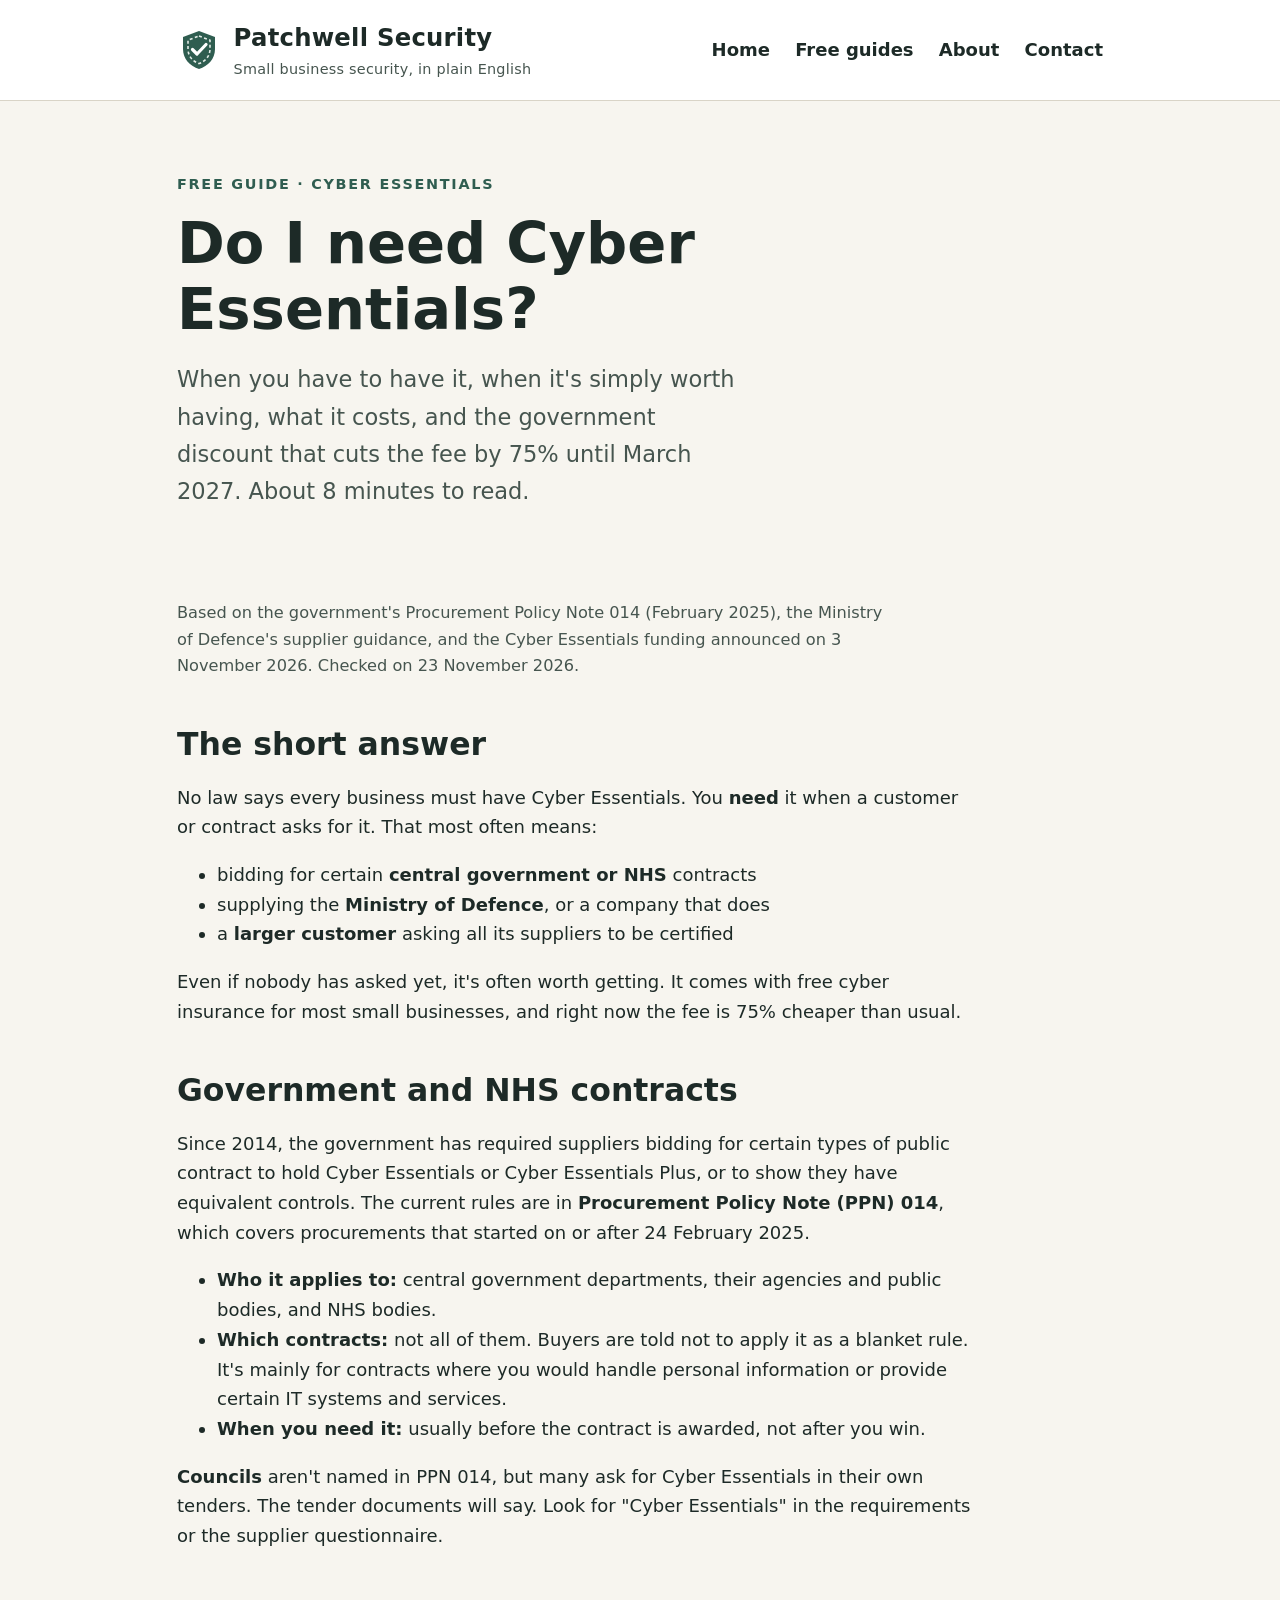
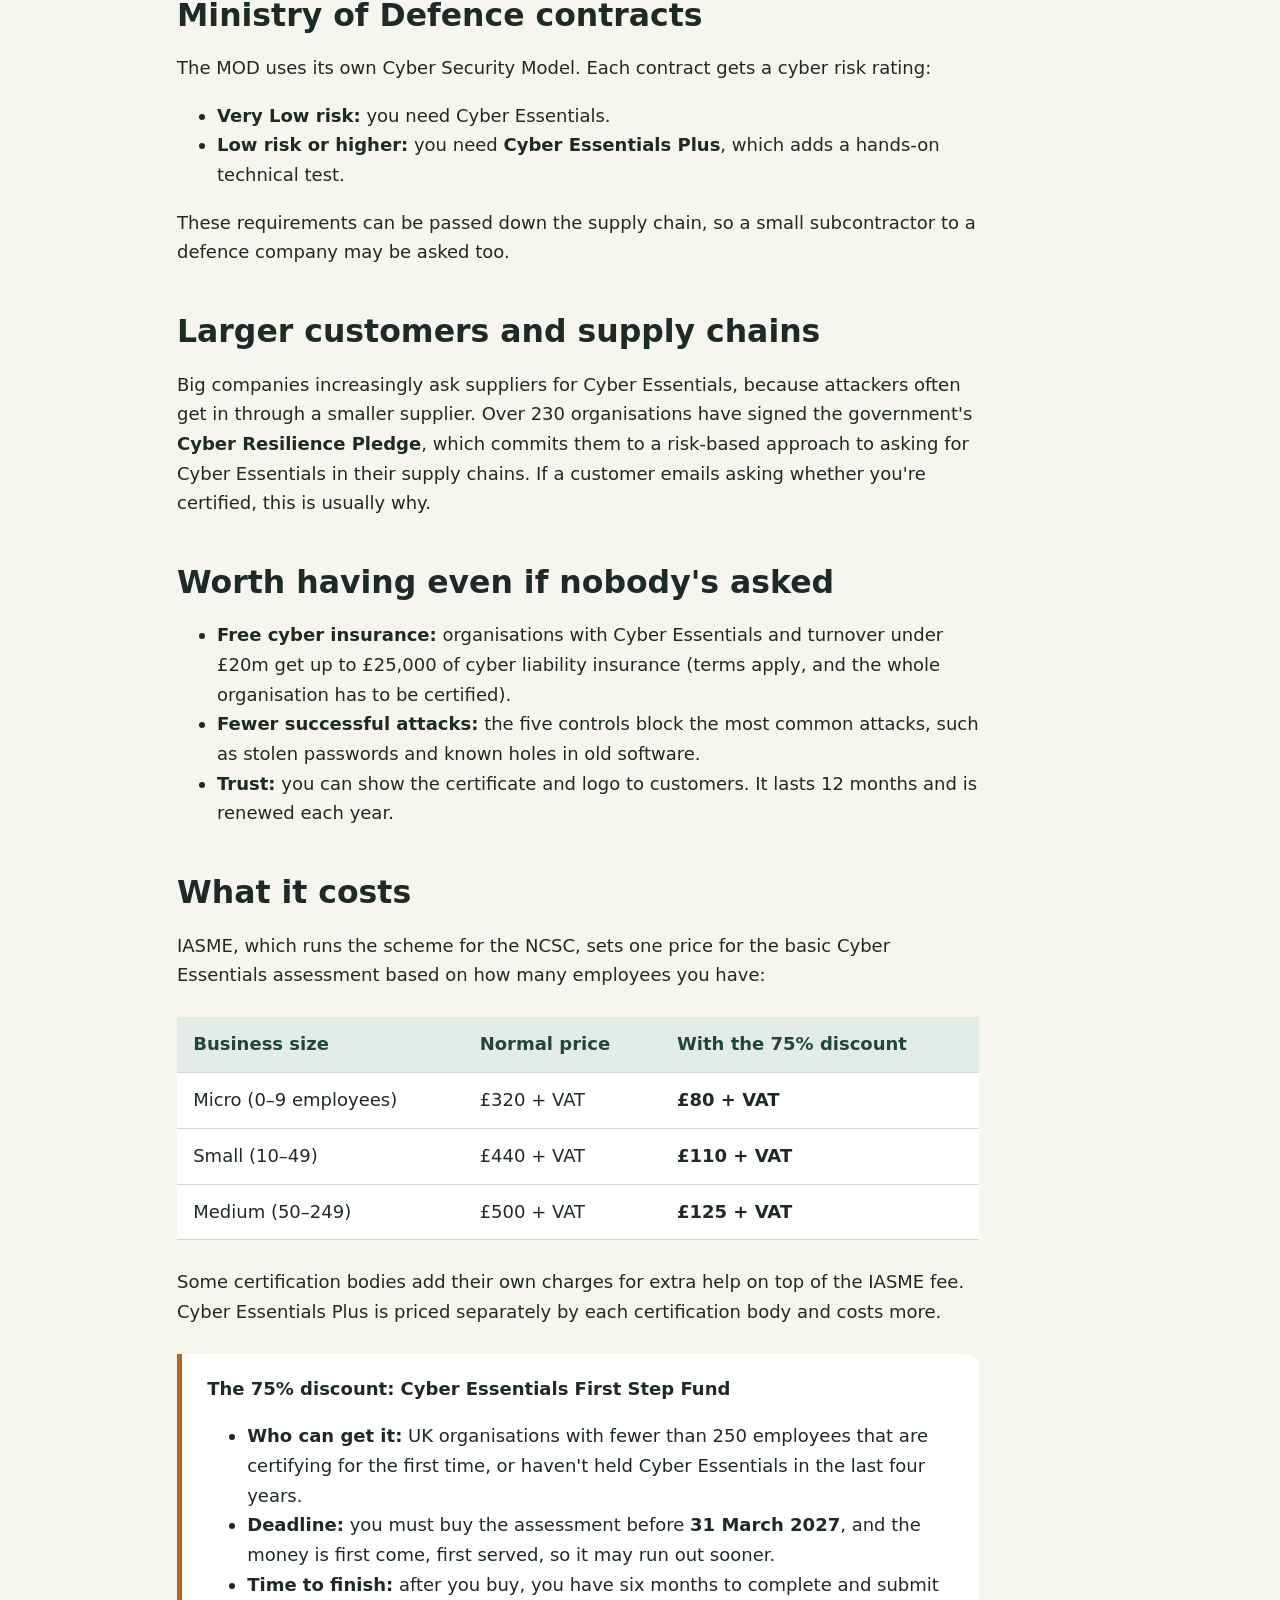
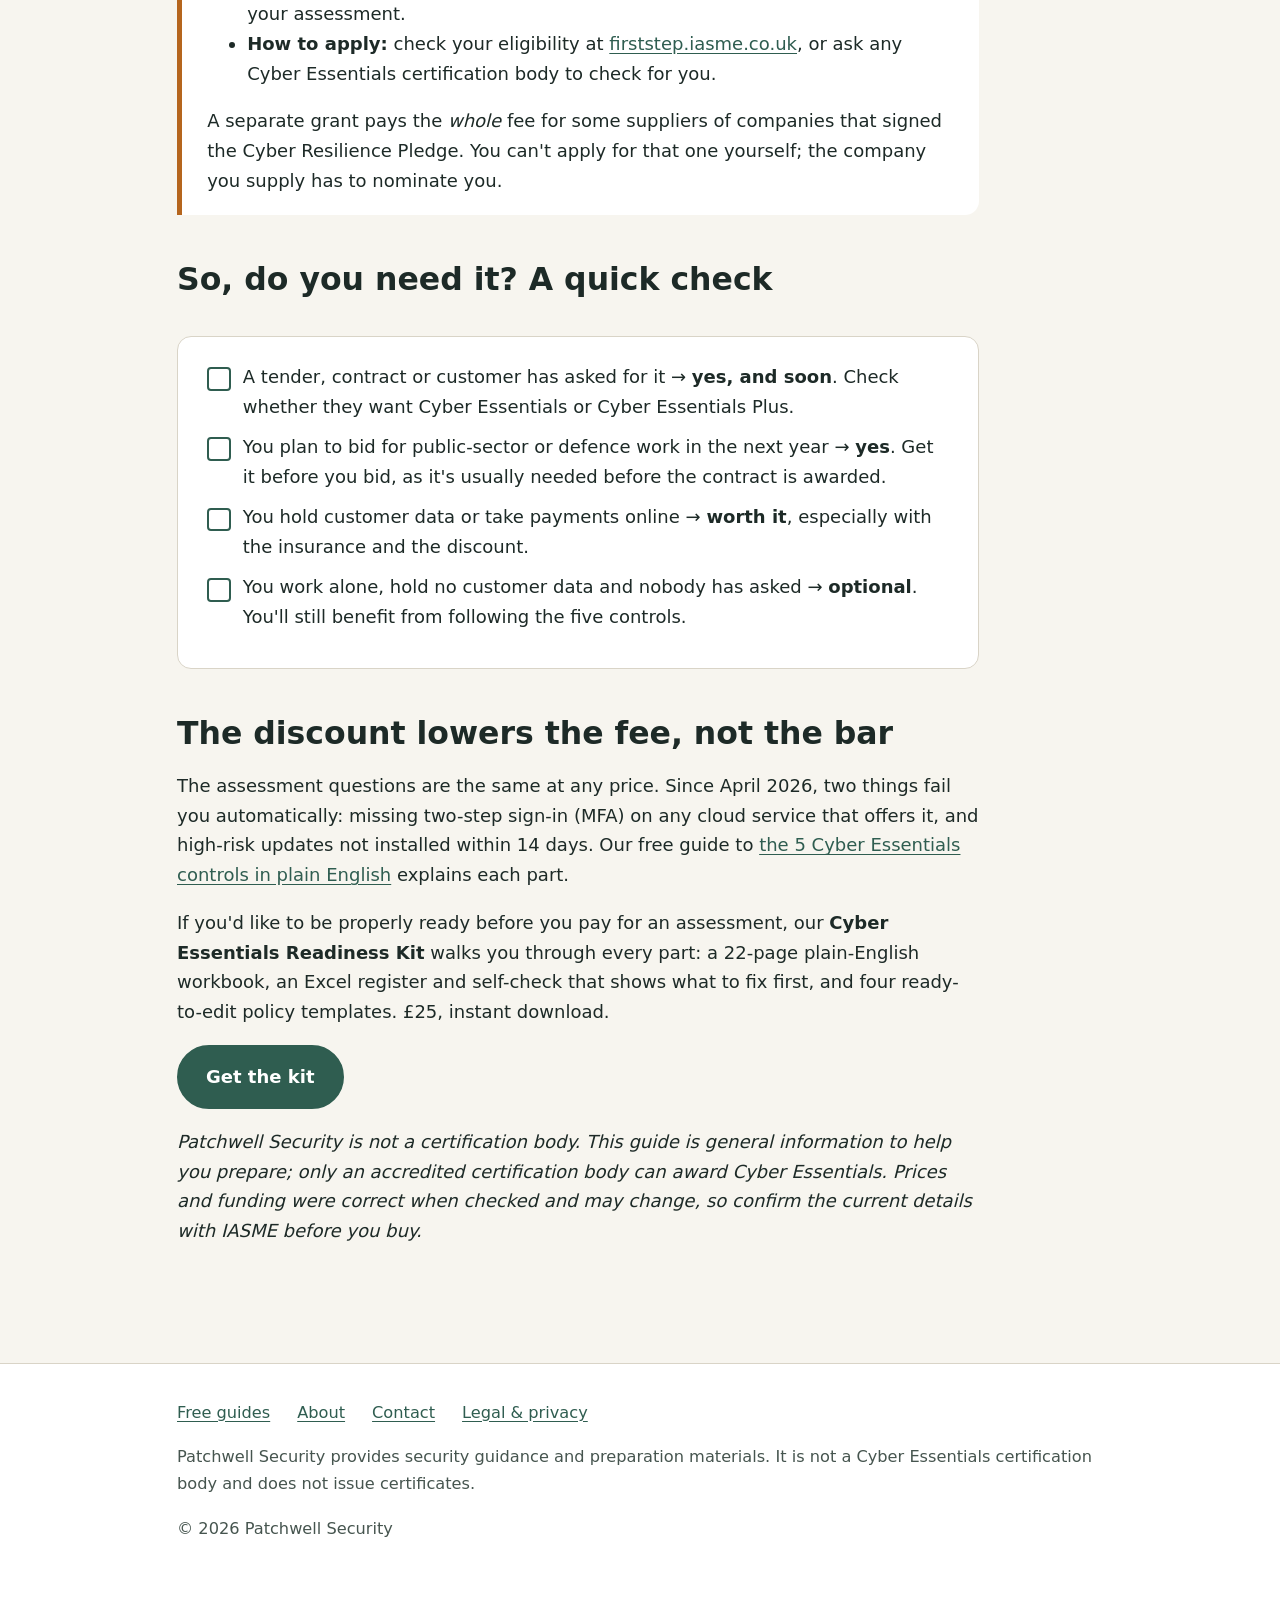
<file: guide-do-i-need-cyber-essentials.html>
<!DOCTYPE html>
<html lang="en-GB">
<head>
  <meta charset="utf-8">
  <meta name="viewport" content="width=device-width, initial-scale=1">
  <title>Do I need Cyber Essentials? Contracts, insurance and the 75% discount — Patchwell Security</title>
  <meta name="description" content="Plain-English answer for UK small businesses: when Cyber Essentials is required for government, NHS and MOD contracts, what it costs, and how the 75% First Step Fund discount works until March 2027.">
  <link rel="stylesheet" href="style.css">
  <link rel="icon" href="data:image/svg+xml,%3Csvg xmlns='http://www.w3.org/2000/svg' viewBox='0 0 44 44'%3E%3Cpath d='M22 3 L38 9 V21 C38 31 31 38 22 41 C13 38 6 31 6 21 V9 Z' fill='%232f5d50'/%3E%3Cpath d='M15.5 21.5 L20 26 L29 16.5' fill='none' stroke='white' stroke-width='3.2' stroke-linecap='round'/%3E%3C/svg%3E">
</head>
<body>
  <a class="skip" href="#content">Skip to content</a>
  <header class="site">
    <div class="wrap">
      <a class="brand" href="index.html"><svg width="44" height="44" viewBox="0 0 44 44" aria-hidden="true">
  <path d="M22 3 L38 9 V21 C38 31 31 38 22 41 C13 38 6 31 6 21 V9 Z" fill="#2f5d50"/>
  <path d="M22 8 L33 12.2 V21 C33 28 28.5 33.2 22 35.6 C15.5 33.2 11 28 11 21 V12.2 Z" fill="none" stroke="#e3ece7" stroke-width="1.6" stroke-dasharray="3 2.4"/>
  <path d="M15.5 21.5 L20 26 L29 16.5" fill="none" stroke="#ffffff" stroke-width="3.2" stroke-linecap="round" stroke-linejoin="round"/>
</svg><strong>Patchwell Security<span>Small business security, in plain English</span></strong></a>
      <nav class="main" aria-label="Main">
        <ul>
        <li><a href="index.html">Home</a></li>
        <li><a href="guides.html">Free guides</a></li>
        <li><a href="about.html">About</a></li>
        <li><a href="contact.html">Contact</a></li>
        </ul>
      </nav>
    </div>
  </header>
  <main id="content">
    <div class="wrap hero">
      <p class="eyebrow">Free guide &middot; Cyber Essentials</p>
      <h1>Do I need Cyber Essentials?</h1>
      <p class="lead">When you have to have it, when it's simply worth having, what it costs, and the government discount that cuts the fee by 75% until March 2027. About 8 minutes to read.</p>
    </div>
    <section>
      <div class="wrap article">
        <p class="meta">Based on the government's Procurement Policy Note 014 (February 2025), the Ministry of Defence's supplier guidance, and the Cyber Essentials funding announced on 3 November 2026. Checked on 23 November 2026.</p>

        <h2>The short answer</h2>
        <p>No law says every business must have Cyber Essentials. You <strong>need</strong> it when a customer or contract asks for it. That most often means:</p>
        <ul>
          <li>bidding for certain <strong>central government or NHS</strong> contracts</li>
          <li>supplying the <strong>Ministry of Defence</strong>, or a company that does</li>
          <li>a <strong>larger customer</strong> asking all its suppliers to be certified</li>
        </ul>
        <p>Even if nobody has asked yet, it's often worth getting. It comes with free cyber insurance for most small businesses, and right now the fee is 75% cheaper than usual.</p>

        <h2>Government and NHS contracts</h2>
        <p>Since 2014, the government has required suppliers bidding for certain types of public contract to hold Cyber Essentials or Cyber Essentials Plus, or to show they have equivalent controls. The current rules are in <strong>Procurement Policy Note (PPN) 014</strong>, which covers procurements that started on or after 24 February 2025.</p>
        <ul>
          <li><strong>Who it applies to:</strong> central government departments, their agencies and public bodies, and NHS bodies.</li>
          <li><strong>Which contracts:</strong> not all of them. Buyers are told not to apply it as a blanket rule. It's mainly for contracts where you would handle personal information or provide certain IT systems and services.</li>
          <li><strong>When you need it:</strong> usually before the contract is awarded, not after you win.</li>
        </ul>
        <p><strong>Councils</strong> aren't named in PPN 014, but many ask for Cyber Essentials in their own tenders. The tender documents will say. Look for "Cyber Essentials" in the requirements or the supplier questionnaire.</p>

        <h2>Ministry of Defence contracts</h2>
        <p>The MOD uses its own Cyber Security Model. Each contract gets a cyber risk rating:</p>
        <ul>
          <li><strong>Very Low risk:</strong> you need Cyber Essentials.</li>
          <li><strong>Low risk or higher:</strong> you need <strong>Cyber Essentials Plus</strong>, which adds a hands-on technical test.</li>
        </ul>
        <p>These requirements can be passed down the supply chain, so a small subcontractor to a defence company may be asked too.</p>

        <h2>Larger customers and supply chains</h2>
        <p>Big companies increasingly ask suppliers for Cyber Essentials, because attackers often get in through a smaller supplier. Over 230 organisations have signed the government's <strong>Cyber Resilience Pledge</strong>, which commits them to a risk-based approach to asking for Cyber Essentials in their supply chains. If a customer emails asking whether you're certified, this is usually why.</p>

        <h2>Worth having even if nobody's asked</h2>
        <ul>
          <li><strong>Free cyber insurance:</strong> organisations with Cyber Essentials and turnover under &pound;20m get up to &pound;25,000 of cyber liability insurance (terms apply, and the whole organisation has to be certified).</li>
          <li><strong>Fewer successful attacks:</strong> the five controls block the most common attacks, such as stolen passwords and known holes in old software.</li>
          <li><strong>Trust:</strong> you can show the certificate and logo to customers. It lasts 12 months and is renewed each year.</li>
        </ul>

        <h2>What it costs</h2>
        <p>IASME, which runs the scheme for the NCSC, sets one price for the basic Cyber Essentials assessment based on how many employees you have:</p>
        <div class="table-wrap"><table>
          <thead><tr><th>Business size</th><th>Normal price</th><th>With the 75% discount</th></tr></thead>
          <tbody>
            <tr><td>Micro (0&ndash;9 employees)</td><td>&pound;320 + VAT</td><td><strong>&pound;80 + VAT</strong></td></tr>
            <tr><td>Small (10&ndash;49)</td><td>&pound;440 + VAT</td><td><strong>&pound;110 + VAT</strong></td></tr>
            <tr><td>Medium (50&ndash;249)</td><td>&pound;500 + VAT</td><td><strong>&pound;125 + VAT</strong></td></tr>
          </tbody>
        </table></div>
        <p>Some certification bodies add their own charges for extra help on top of the IASME fee. Cyber Essentials Plus is priced separately by each certification body and costs more.</p>

        <div class="note"><strong>The 75% discount: Cyber Essentials First Step Fund</strong>
          <ul>
            <li><strong>Who can get it:</strong> UK organisations with fewer than 250 employees that are certifying for the first time, or haven't held Cyber Essentials in the last four years.</li>
            <li><strong>Deadline:</strong> you must buy the assessment before <strong>31 March 2027</strong>, and the money is first come, first served, so it may run out sooner.</li>
            <li><strong>Time to finish:</strong> after you buy, you have six months to complete and submit your assessment.</li>
            <li><strong>How to apply:</strong> check your eligibility at <a href="https://firststep.iasme.co.uk/">firststep.iasme.co.uk</a>, or ask any Cyber Essentials certification body to check for you.</li>
          </ul>
          A separate grant pays the <em>whole</em> fee for some suppliers of companies that signed the Cyber Resilience Pledge. You can't apply for that one yourself; the company you supply has to nominate you.</div>

        <h2>So, do you need it? A quick check</h2>
        <div class="checklist"><ul>
          <li>A tender, contract or customer has asked for it &rarr; <strong>yes, and soon</strong>. Check whether they want Cyber Essentials or Cyber Essentials Plus.</li>
          <li>You plan to bid for public-sector or defence work in the next year &rarr; <strong>yes</strong>. Get it before you bid, as it's usually needed before the contract is awarded.</li>
          <li>You hold customer data or take payments online &rarr; <strong>worth it</strong>, especially with the insurance and the discount.</li>
          <li>You work alone, hold no customer data and nobody has asked &rarr; <strong>optional</strong>. You'll still benefit from following the five controls.</li>
        </ul></div>

        <h2>The discount lowers the fee, not the bar</h2>
        <p>The assessment questions are the same at any price. Since April 2026, two things fail you automatically: missing two-step sign-in (MFA) on any cloud service that offers it, and high-risk updates not installed within 14 days. Our free guide to <a href="guide-cyber-essentials-controls.html">the 5 Cyber Essentials controls in plain English</a> explains each part.</p>
        <p>If you'd like to be properly ready before you pay for an assessment, our <strong>Cyber Essentials Readiness Kit</strong> walks you through every part: a 22-page plain-English workbook, an Excel register and self-check that shows what to fix first, and four ready-to-edit policy templates. &pound;25, instant download.</p>
        <p><a class="btn" href="https://payhip.com/b/FX9Ha">Get the kit</a></p>
        <p><em>Patchwell Security is not a certification body. This guide is general information to help you prepare; only an accredited certification body can award Cyber Essentials. Prices and funding were correct when checked and may change, so confirm the current details with IASME before you buy.</em></p>
      </div>
    </section>

  </main>
  <footer class="site">
    <div class="wrap">
      <ul>
        <li><a href="guides.html">Free guides</a></li>
        <li><a href="about.html">About</a></li>
        <li><a href="contact.html">Contact</a></li>
        <li><a href="legal.html">Legal &amp; privacy</a></li>
      </ul>
      <p>Patchwell Security provides security guidance and preparation materials. It is not a Cyber Essentials certification body and does not issue certificates.</p>
      <p>&copy; 2026 Patchwell Security</p>
    </div>
  </footer>
</body>
</html>
</file>
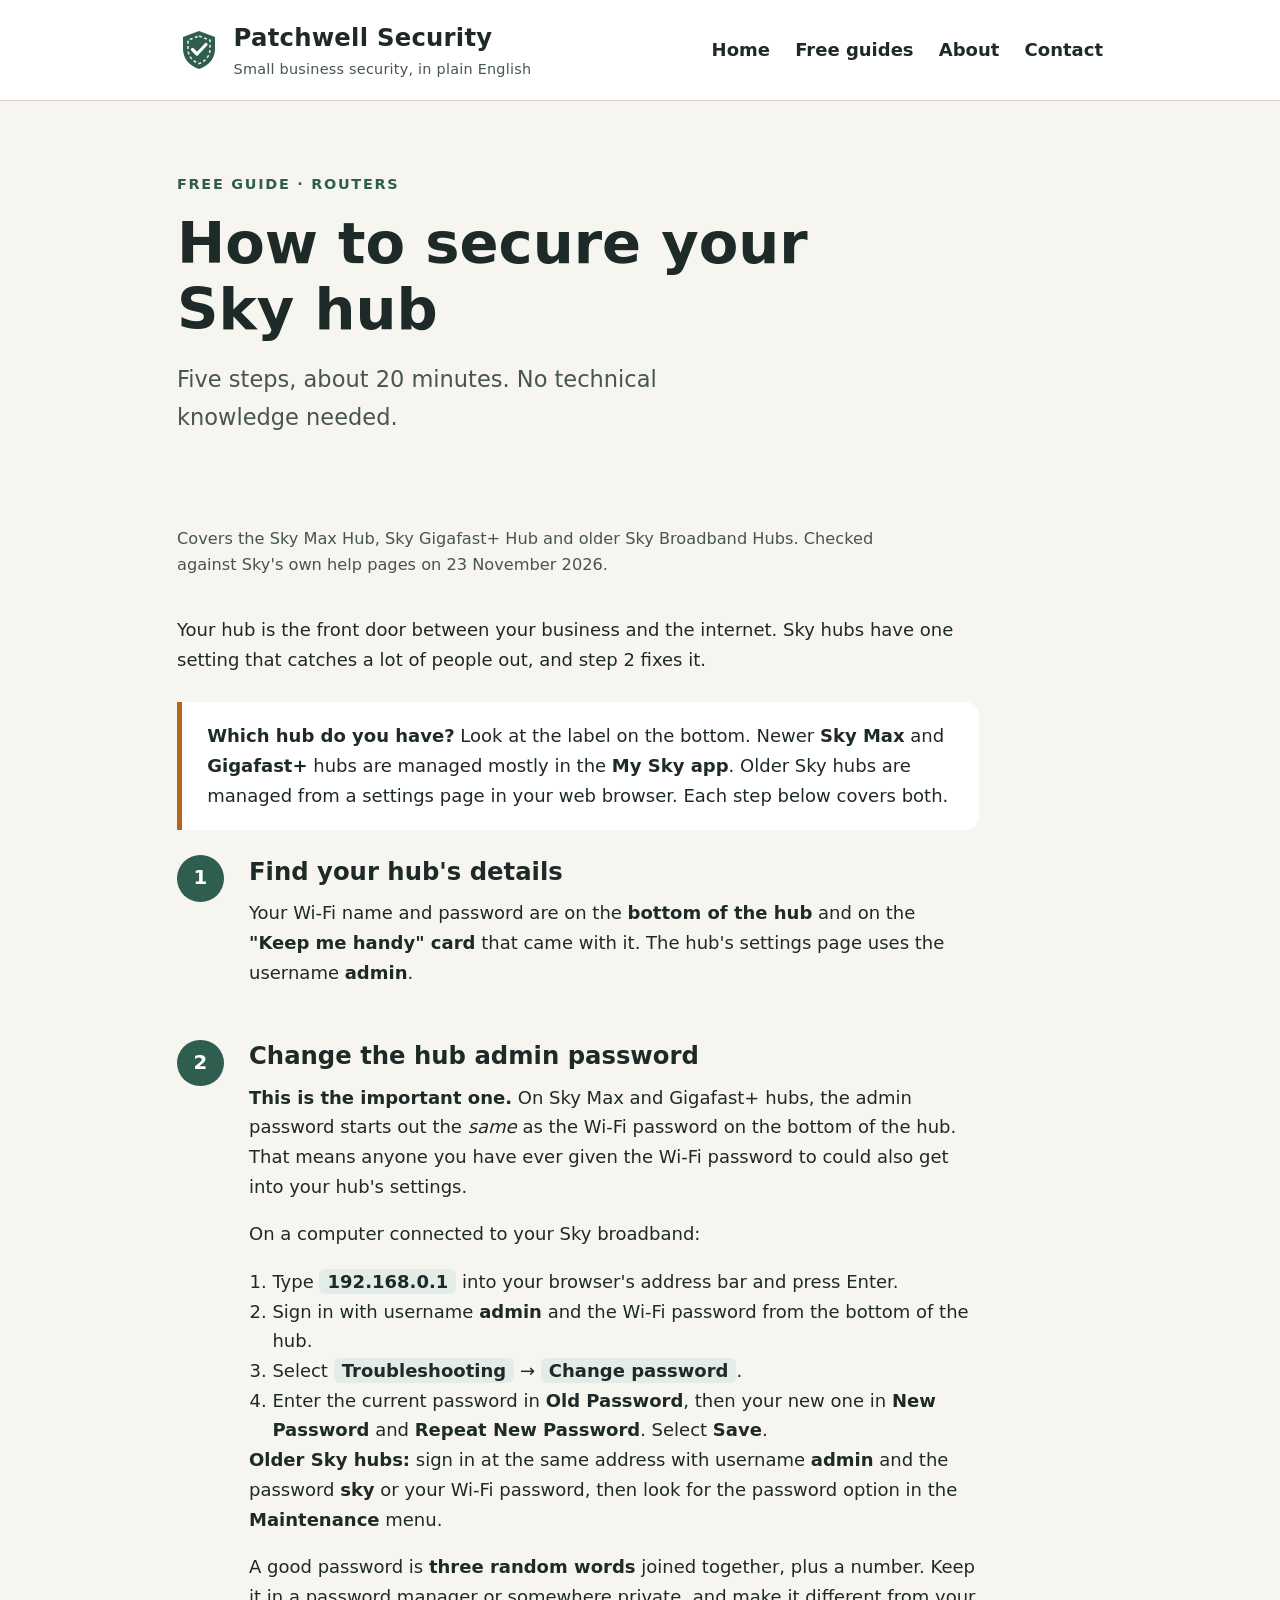
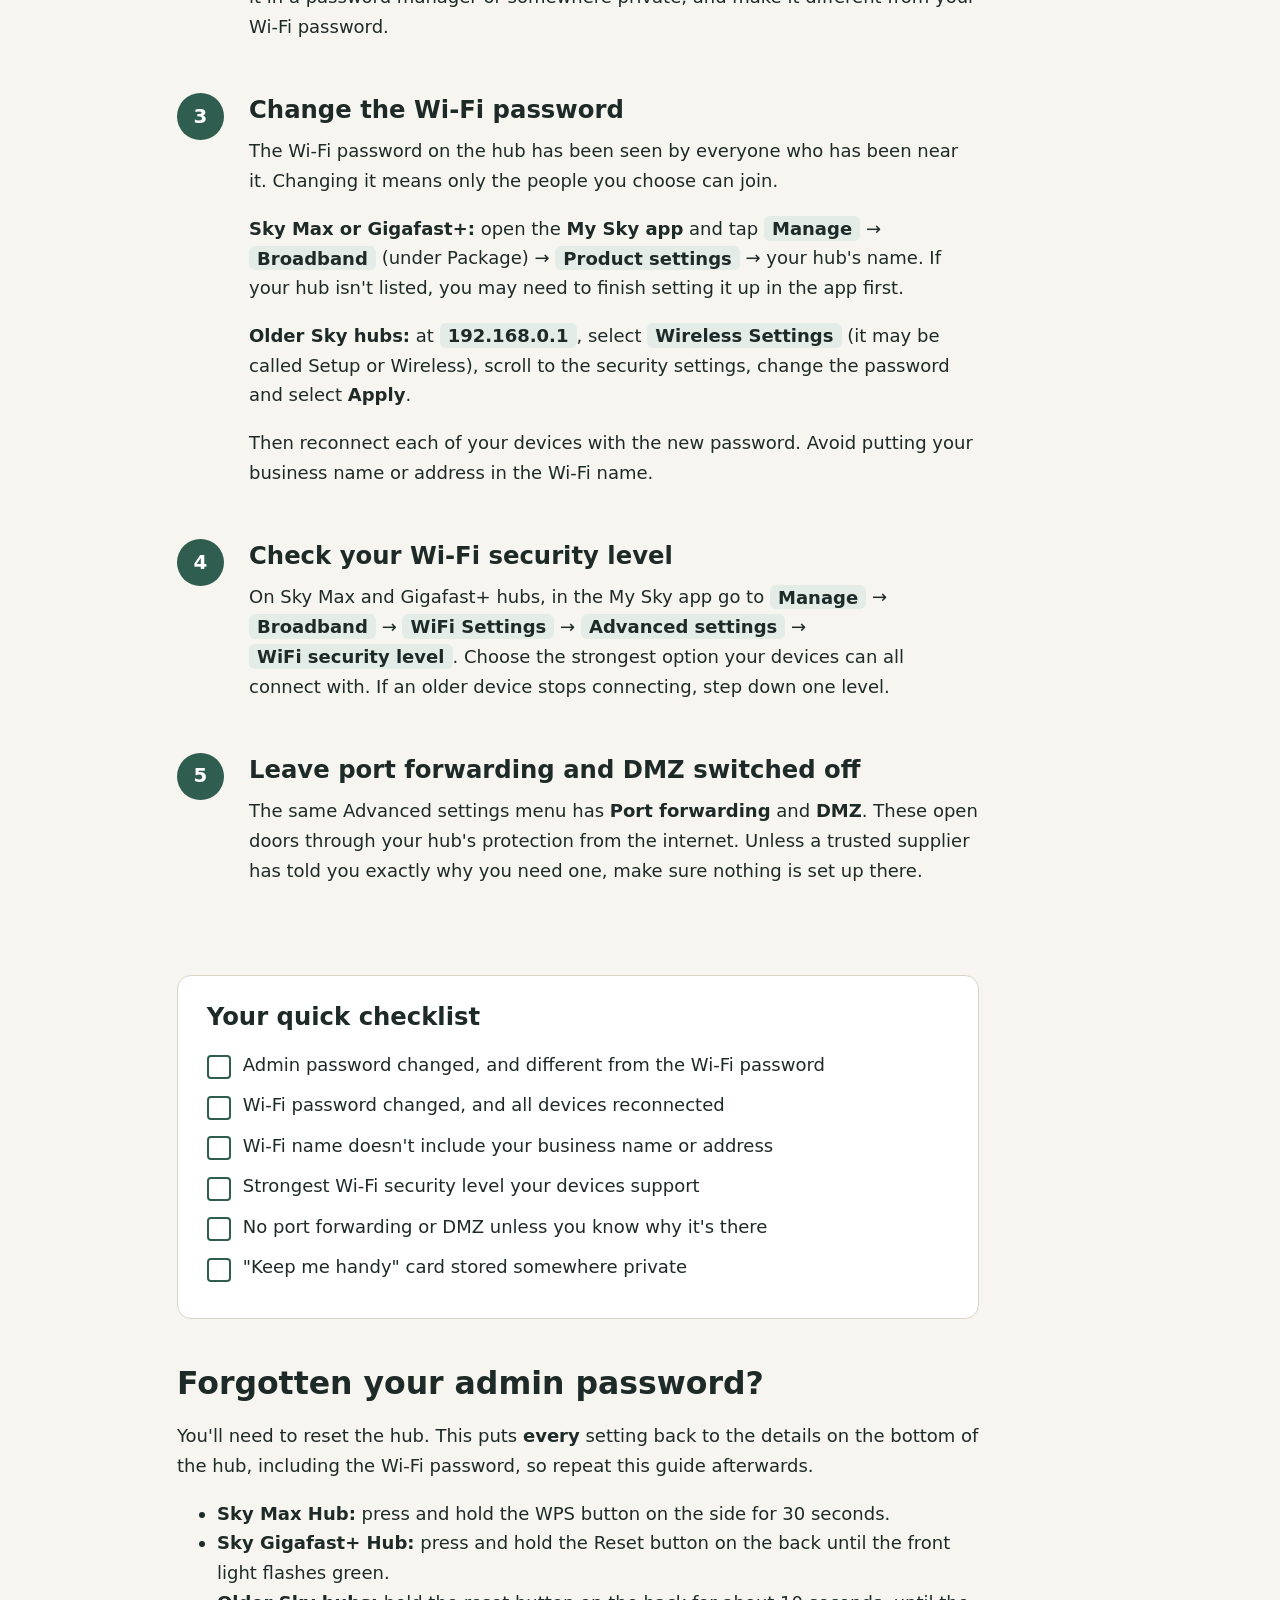
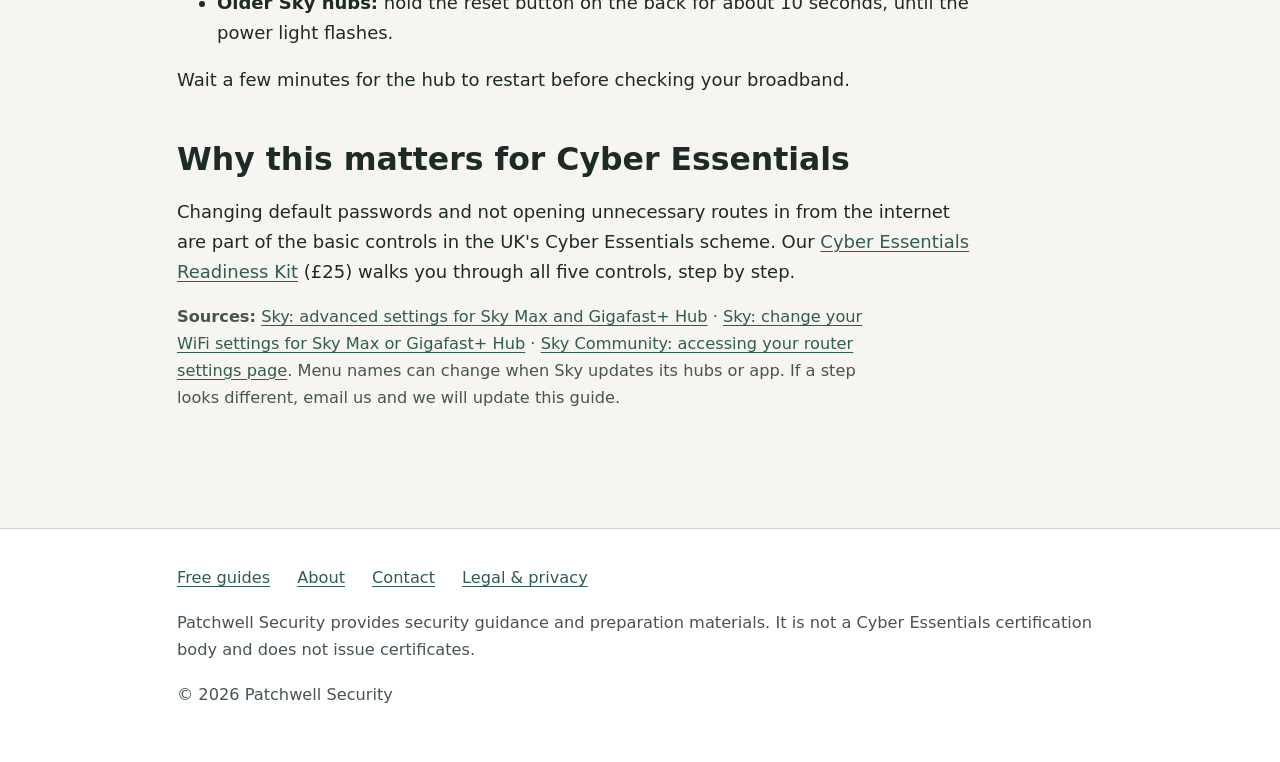
<file: guide-sky-hub.html>
<!DOCTYPE html>
<html lang="en-GB">
<head>
  <meta charset="utf-8">
  <meta name="viewport" content="width=device-width, initial-scale=1">
  <title>How to secure your Sky hub — Patchwell Security</title>
  <meta name="description" content="A plain-English guide to securing a Sky Max, Gigafast+ or older Sky Broadband hub for a small business: admin password, Wi-Fi password and security level.">
  <link rel="stylesheet" href="style.css">
  <link rel="icon" href="data:image/svg+xml,%3Csvg xmlns='http://www.w3.org/2000/svg' viewBox='0 0 44 44'%3E%3Cpath d='M22 3 L38 9 V21 C38 31 31 38 22 41 C13 38 6 31 6 21 V9 Z' fill='%232f5d50'/%3E%3Cpath d='M15.5 21.5 L20 26 L29 16.5' fill='none' stroke='white' stroke-width='3.2' stroke-linecap='round'/%3E%3C/svg%3E">
</head>
<body>
  <a class="skip" href="#content">Skip to content</a>
  <header class="site">
    <div class="wrap">
      <a class="brand" href="index.html"><svg width="44" height="44" viewBox="0 0 44 44" aria-hidden="true">
  <path d="M22 3 L38 9 V21 C38 31 31 38 22 41 C13 38 6 31 6 21 V9 Z" fill="#2f5d50"/>
  <path d="M22 8 L33 12.2 V21 C33 28 28.5 33.2 22 35.6 C15.5 33.2 11 28 11 21 V12.2 Z" fill="none" stroke="#e3ece7" stroke-width="1.6" stroke-dasharray="3 2.4"/>
  <path d="M15.5 21.5 L20 26 L29 16.5" fill="none" stroke="#ffffff" stroke-width="3.2" stroke-linecap="round" stroke-linejoin="round"/>
</svg><strong>Patchwell Security<span>Small business security, in plain English</span></strong></a>
      <nav class="main" aria-label="Main">
        <ul>
        <li><a href="index.html">Home</a></li>
        <li><a href="guides.html">Free guides</a></li>
        <li><a href="about.html">About</a></li>
        <li><a href="contact.html">Contact</a></li>
        </ul>
      </nav>
    </div>
  </header>
  <main id="content">
    <div class="wrap hero">
      <p class="eyebrow">Free guide &middot; Routers</p>
      <h1>How to secure your Sky hub</h1>
      <p class="lead">Five steps, about 20 minutes. No technical knowledge needed.</p>
    </div>
    <section>
      <div class="wrap article">
        <p class="meta">Covers the Sky Max Hub, Sky Gigafast+ Hub and older Sky Broadband Hubs. Checked against Sky's own help pages on 23 November 2026.</p>

        <p>Your hub is the front door between your business and the internet. Sky hubs have one setting that catches a lot of people out, and step 2 fixes it.</p>

        <div class="note"><strong>Which hub do you have?</strong> Look at the label on the bottom. Newer <strong>Sky Max</strong> and <strong>Gigafast+</strong> hubs are managed mostly in the <strong>My Sky app</strong>. Older Sky hubs are managed from a settings page in your web browser. Each step below covers both.</div>

        <ol class="steps">
          <li>
            <h2>Find your hub's details</h2>
            <p>Your Wi-Fi name and password are on the <strong>bottom of the hub</strong> and on the <strong>"Keep me handy" card</strong> that came with it. The hub's settings page uses the username <strong>admin</strong>.</p>
          </li>

          <li>
            <h2>Change the hub admin password</h2>
            <p><strong>This is the important one.</strong> On Sky Max and Gigafast+ hubs, the admin password starts out the <em>same</em> as the Wi-Fi password on the bottom of the hub. That means anyone you have ever given the Wi-Fi password to could also get into your hub's settings.</p>
            <p>On a computer connected to your Sky broadband:</p>
            <ol>
              <li>Type <span class="path">192.168.0.1</span> into your browser's address bar and press Enter.</li>
              <li>Sign in with username <strong>admin</strong> and the Wi-Fi password from the bottom of the hub.</li>
              <li>Select <span class="path">Troubleshooting</span> &rarr; <span class="path">Change password</span>.</li>
              <li>Enter the current password in <strong>Old Password</strong>, then your new one in <strong>New Password</strong> and <strong>Repeat New Password</strong>. Select <strong>Save</strong>.</li>
            </ol>
            <p><strong>Older Sky hubs:</strong> sign in at the same address with username <strong>admin</strong> and the password <strong>sky</strong> or your Wi-Fi password, then look for the password option in the <strong>Maintenance</strong> menu.</p>
            <p>A good password is <strong>three random words</strong> joined together, plus a number. Keep it in a password manager or somewhere private, and make it different from your Wi-Fi password.</p>
          </li>

          <li>
            <h2>Change the Wi-Fi password</h2>
            <p>The Wi-Fi password on the hub has been seen by everyone who has been near it. Changing it means only the people you choose can join.</p>
            <p><strong>Sky Max or Gigafast+:</strong> open the <strong>My Sky app</strong> and tap <span class="path">Manage</span> &rarr; <span class="path">Broadband</span> (under Package) &rarr; <span class="path">Product settings</span> &rarr; your hub's name. If your hub isn't listed, you may need to finish setting it up in the app first.</p>
            <p><strong>Older Sky hubs:</strong> at <span class="path">192.168.0.1</span>, select <span class="path">Wireless Settings</span> (it may be called Setup or Wireless), scroll to the security settings, change the password and select <strong>Apply</strong>.</p>
            <p>Then reconnect each of your devices with the new password. Avoid putting your business name or address in the Wi-Fi name.</p>
          </li>

          <li>
            <h2>Check your Wi-Fi security level</h2>
            <p>On Sky Max and Gigafast+ hubs, in the My Sky app go to <span class="path">Manage</span> &rarr; <span class="path">Broadband</span> &rarr; <span class="path">WiFi Settings</span> &rarr; <span class="path">Advanced settings</span> &rarr; <span class="path">WiFi security level</span>. Choose the strongest option your devices can all connect with. If an older device stops connecting, step down one level.</p>
          </li>

          <li>
            <h2>Leave port forwarding and DMZ switched off</h2>
            <p>The same Advanced settings menu has <strong>Port forwarding</strong> and <strong>DMZ</strong>. These open doors through your hub's protection from the internet. Unless a trusted supplier has told you exactly why you need one, make sure nothing is set up there.</p>
          </li>
        </ol>

        <div class="checklist">
          <h2>Your quick checklist</h2>
          <ul>
            <li>Admin password changed, and different from the Wi-Fi password</li>
            <li>Wi-Fi password changed, and all devices reconnected</li>
            <li>Wi-Fi name doesn't include your business name or address</li>
            <li>Strongest Wi-Fi security level your devices support</li>
            <li>No port forwarding or DMZ unless you know why it's there</li>
            <li>"Keep me handy" card stored somewhere private</li>
          </ul>
        </div>

        <h2>Forgotten your admin password?</h2>
        <p>You'll need to reset the hub. This puts <strong>every</strong> setting back to the details on the bottom of the hub, including the Wi-Fi password, so repeat this guide afterwards.</p>
        <ul>
          <li><strong>Sky Max Hub:</strong> press and hold the WPS button on the side for 30 seconds.</li>
          <li><strong>Sky Gigafast+ Hub:</strong> press and hold the Reset button on the back until the front light flashes green.</li>
          <li><strong>Older Sky hubs:</strong> hold the reset button on the back for about 10 seconds, until the power light flashes.</li>
        </ul>
        <p>Wait a few minutes for the hub to restart before checking your broadband.</p>

        <h2>Why this matters for Cyber Essentials</h2>
        <p>Changing default passwords and not opening unnecessary routes in from the internet are part of the basic controls in the UK's Cyber Essentials scheme. Our <a href="https://payhip.com/b/FX9Ha">Cyber Essentials Readiness Kit</a> (£25) walks you through all five controls, step by step.</p>

        <p class="sources"><strong>Sources:</strong> <a href="https://www.sky.com/help/articles/access-your-sky-broadband-hub-settings-max-hub">Sky: advanced settings for Sky Max and Gigafast+ Hub</a> &middot; <a href="https://www.sky.com/help/articles/change-wifi-max-hub-settings">Sky: change your WiFi settings for Sky Max or Gigafast+ Hub</a> &middot; <a href="https://helpforum.sky.com/t5/How-to/Accessing-your-router-settings-page-192-168-0-1/ba-p/2649511">Sky Community: accessing your router settings page</a>. Menu names can change when Sky updates its hubs or app. If a step looks different, email us and we will update this guide.</p>
      </div>
    </section>

  </main>
  <footer class="site">
    <div class="wrap">
      <ul>
        <li><a href="guides.html">Free guides</a></li>
        <li><a href="about.html">About</a></li>
        <li><a href="contact.html">Contact</a></li>
        <li><a href="legal.html">Legal &amp; privacy</a></li>
      </ul>
      <p>Patchwell Security provides security guidance and preparation materials. It is not a Cyber Essentials certification body and does not issue certificates.</p>
      <p>&copy; 2026 Patchwell Security</p>
    </div>
  </footer>
</body>
</html>
</file>
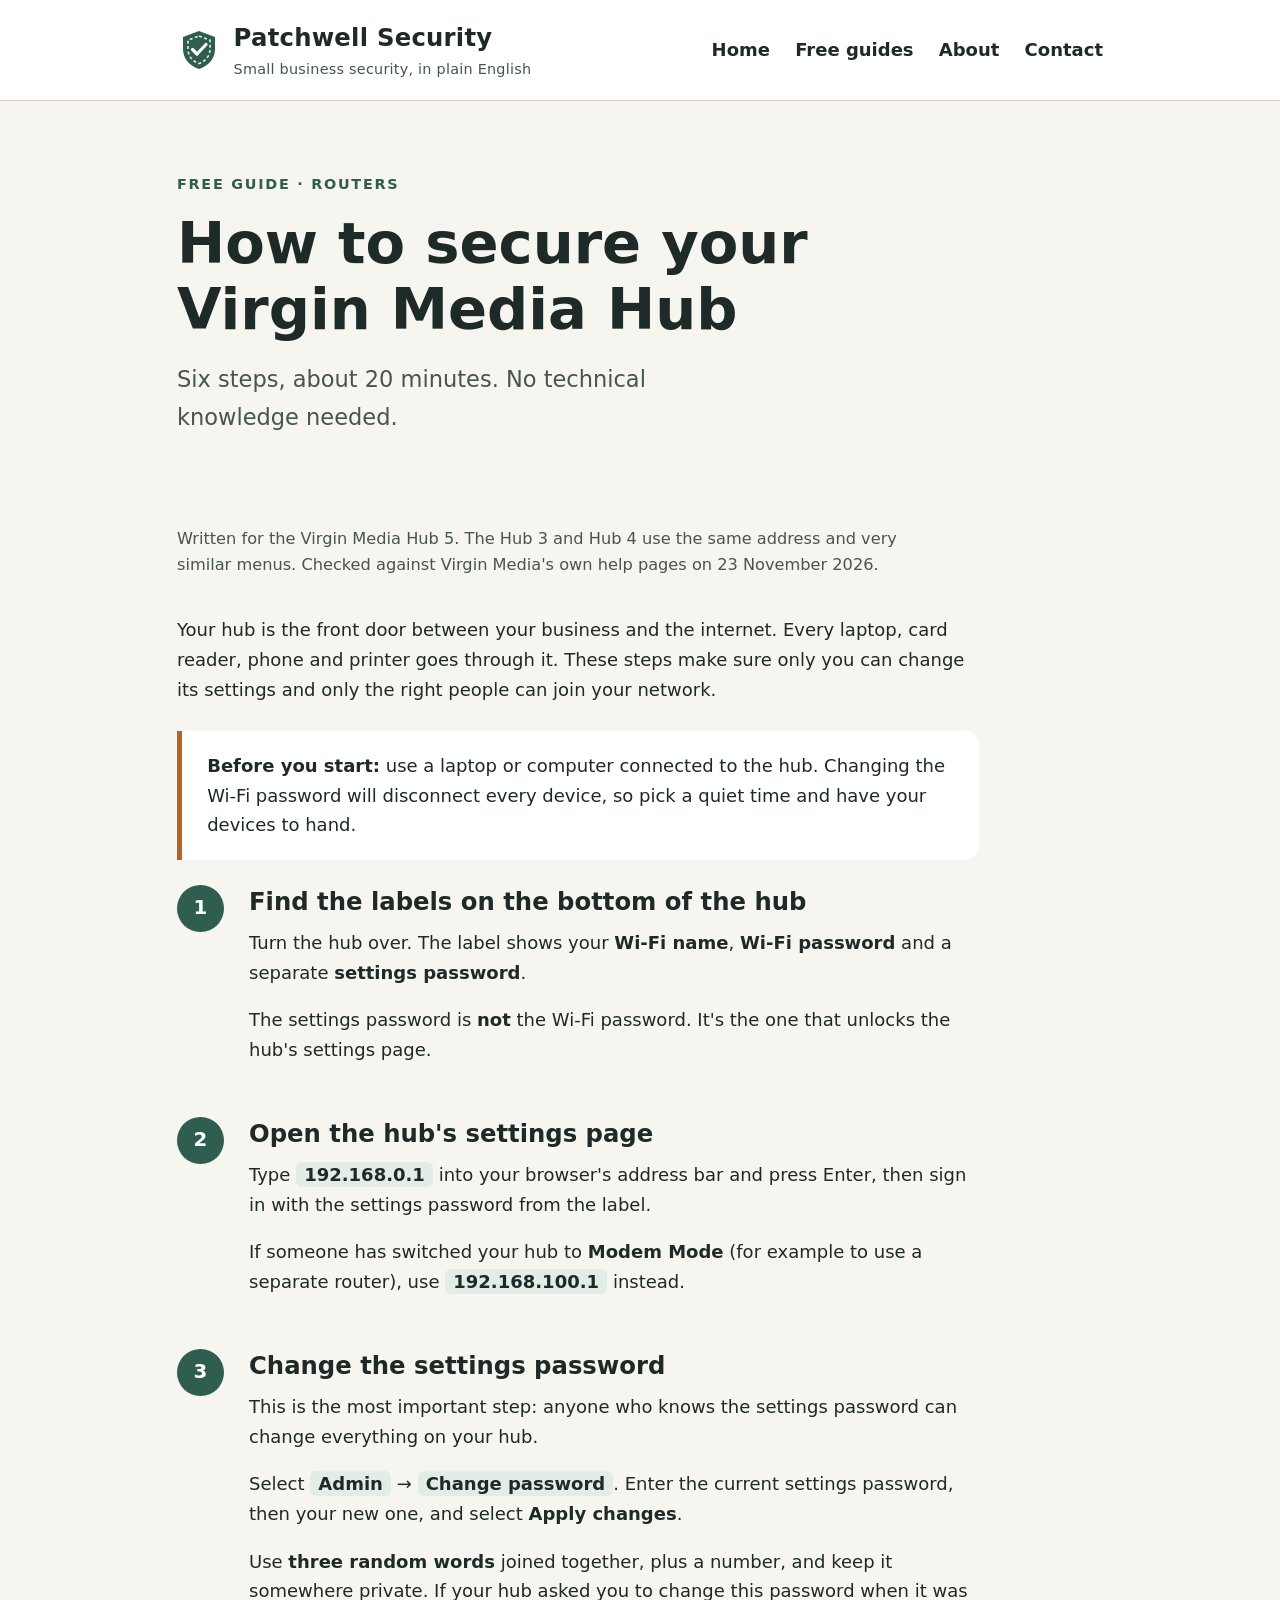
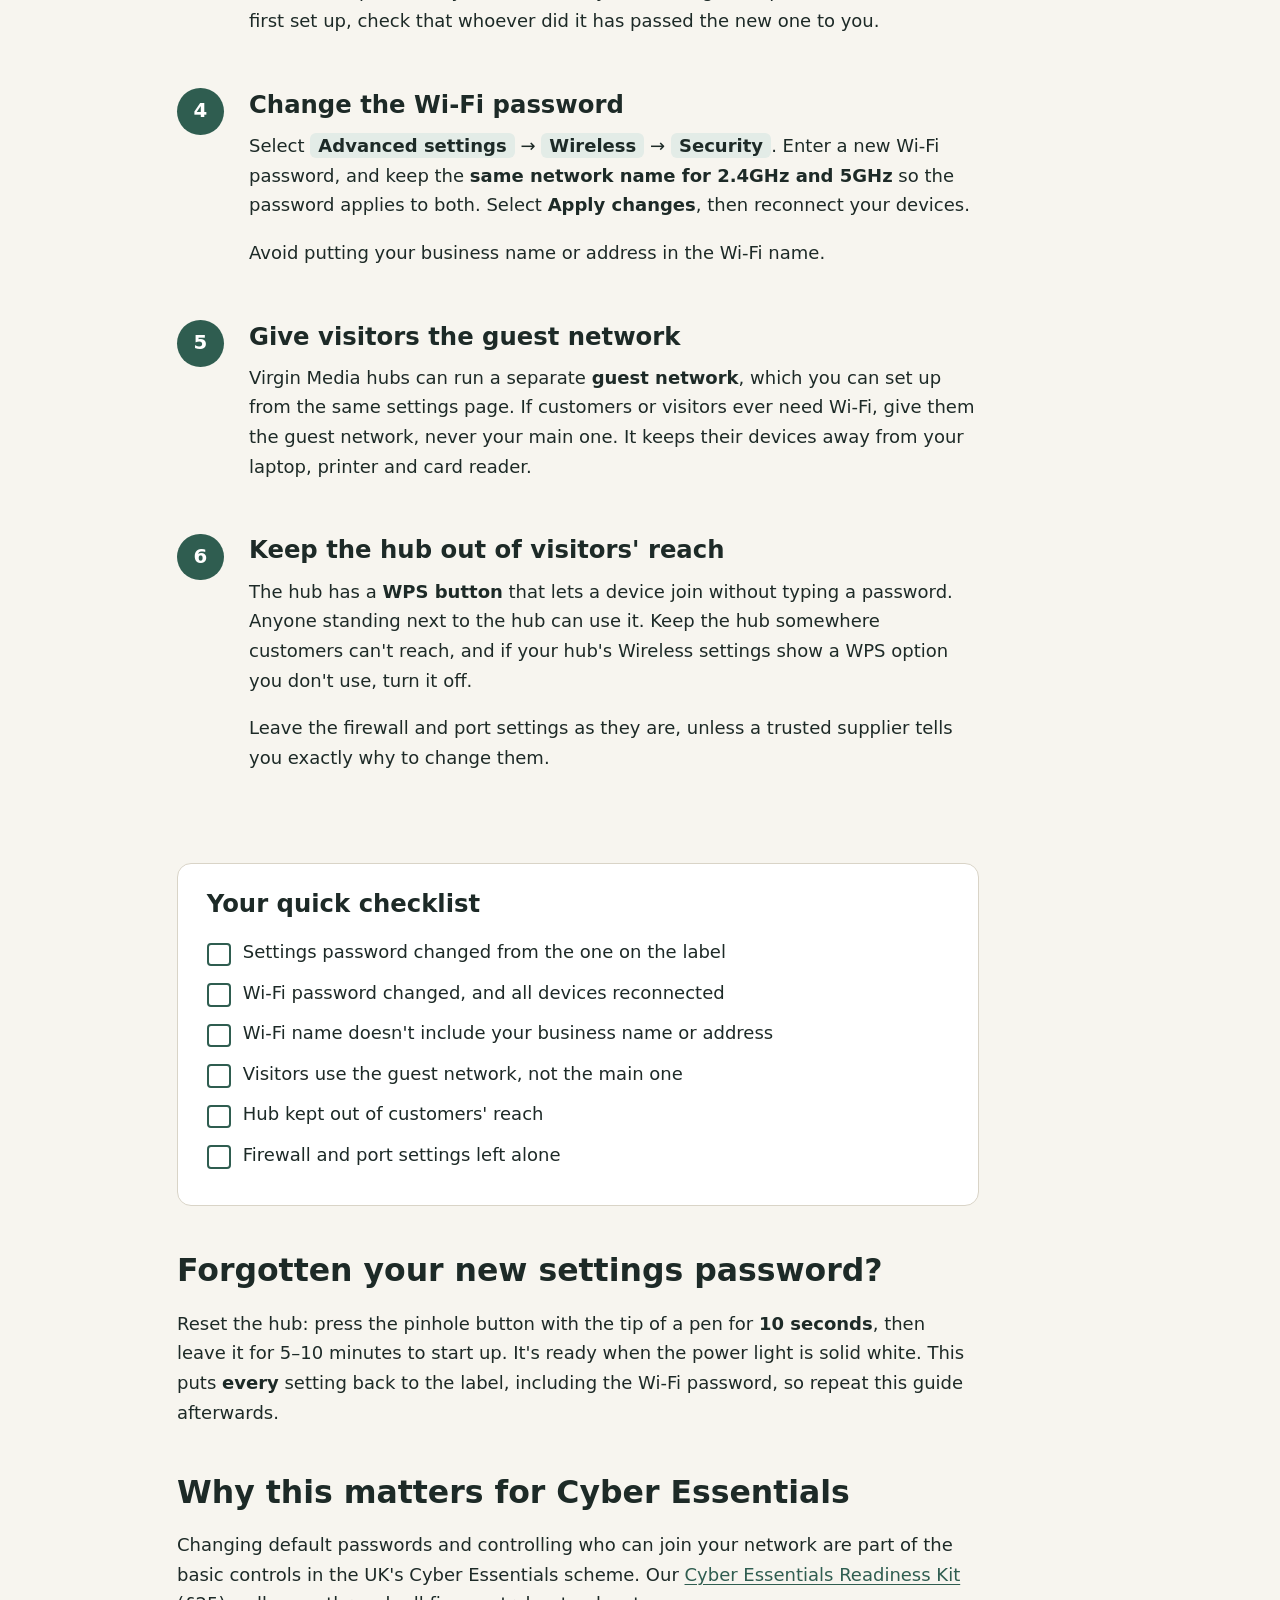
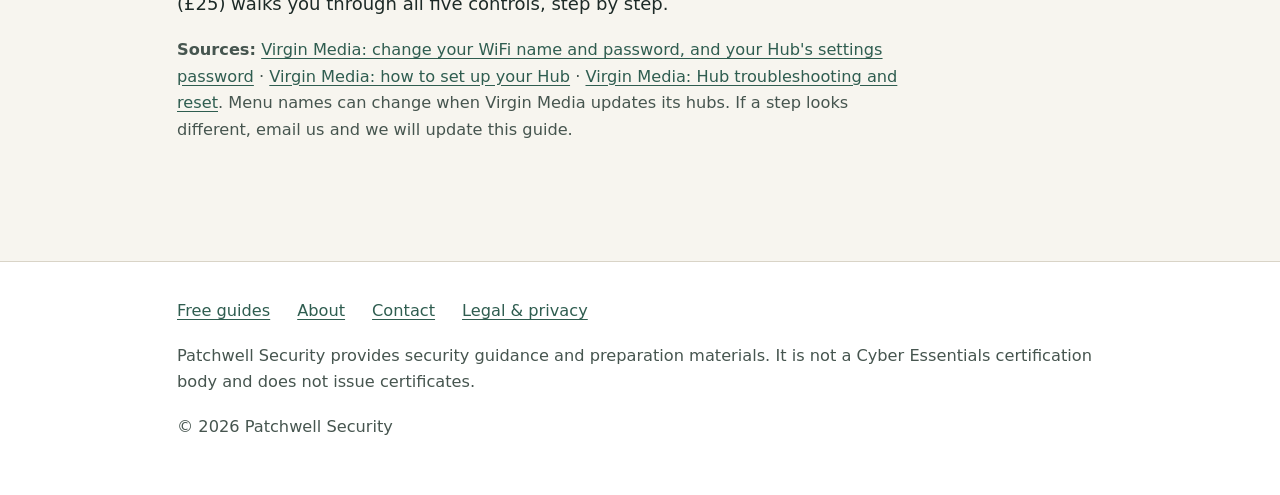
<file: guide-virgin-media-hub.html>
<!DOCTYPE html>
<html lang="en-GB">
<head>
  <meta charset="utf-8">
  <meta name="viewport" content="width=device-width, initial-scale=1">
  <title>How to secure your Virgin Media Hub — Patchwell Security</title>
  <meta name="description" content="A plain-English guide to securing a Virgin Media Hub 5 (and Hub 3 or 4) for a small business: settings password, Wi-Fi password, guest network and more.">
  <link rel="stylesheet" href="style.css">
  <link rel="icon" href="data:image/svg+xml,%3Csvg xmlns='http://www.w3.org/2000/svg' viewBox='0 0 44 44'%3E%3Cpath d='M22 3 L38 9 V21 C38 31 31 38 22 41 C13 38 6 31 6 21 V9 Z' fill='%232f5d50'/%3E%3Cpath d='M15.5 21.5 L20 26 L29 16.5' fill='none' stroke='white' stroke-width='3.2' stroke-linecap='round'/%3E%3C/svg%3E">
</head>
<body>
  <a class="skip" href="#content">Skip to content</a>
  <header class="site">
    <div class="wrap">
      <a class="brand" href="index.html"><svg width="44" height="44" viewBox="0 0 44 44" aria-hidden="true">
  <path d="M22 3 L38 9 V21 C38 31 31 38 22 41 C13 38 6 31 6 21 V9 Z" fill="#2f5d50"/>
  <path d="M22 8 L33 12.2 V21 C33 28 28.5 33.2 22 35.6 C15.5 33.2 11 28 11 21 V12.2 Z" fill="none" stroke="#e3ece7" stroke-width="1.6" stroke-dasharray="3 2.4"/>
  <path d="M15.5 21.5 L20 26 L29 16.5" fill="none" stroke="#ffffff" stroke-width="3.2" stroke-linecap="round" stroke-linejoin="round"/>
</svg><strong>Patchwell Security<span>Small business security, in plain English</span></strong></a>
      <nav class="main" aria-label="Main">
        <ul>
        <li><a href="index.html">Home</a></li>
        <li><a href="guides.html">Free guides</a></li>
        <li><a href="about.html">About</a></li>
        <li><a href="contact.html">Contact</a></li>
        </ul>
      </nav>
    </div>
  </header>
  <main id="content">
    <div class="wrap hero">
      <p class="eyebrow">Free guide &middot; Routers</p>
      <h1>How to secure your Virgin Media Hub</h1>
      <p class="lead">Six steps, about 20 minutes. No technical knowledge needed.</p>
    </div>
    <section>
      <div class="wrap article">
        <p class="meta">Written for the Virgin Media Hub 5. The Hub 3 and Hub 4 use the same address and very similar menus. Checked against Virgin Media's own help pages on 23 November 2026.</p>

        <p>Your hub is the front door between your business and the internet. Every laptop, card reader, phone and printer goes through it. These steps make sure only you can change its settings and only the right people can join your network.</p>

        <div class="note"><strong>Before you start:</strong> use a laptop or computer connected to the hub. Changing the Wi-Fi password will disconnect every device, so pick a quiet time and have your devices to hand.</div>

        <ol class="steps">
          <li>
            <h2>Find the labels on the bottom of the hub</h2>
            <p>Turn the hub over. The label shows your <strong>Wi-Fi name</strong>, <strong>Wi-Fi password</strong> and a separate <strong>settings password</strong>.</p>
            <p>The settings password is <strong>not</strong> the Wi-Fi password. It's the one that unlocks the hub's settings page.</p>
          </li>

          <li>
            <h2>Open the hub's settings page</h2>
            <p>Type <span class="path">192.168.0.1</span> into your browser's address bar and press Enter, then sign in with the settings password from the label.</p>
            <p>If someone has switched your hub to <strong>Modem Mode</strong> (for example to use a separate router), use <span class="path">192.168.100.1</span> instead.</p>
          </li>

          <li>
            <h2>Change the settings password</h2>
            <p>This is the most important step: anyone who knows the settings password can change everything on your hub.</p>
            <p>Select <span class="path">Admin</span> &rarr; <span class="path">Change password</span>. Enter the current settings password, then your new one, and select <strong>Apply changes</strong>.</p>
            <p>Use <strong>three random words</strong> joined together, plus a number, and keep it somewhere private. If your hub asked you to change this password when it was first set up, check that whoever did it has passed the new one to you.</p>
          </li>

          <li>
            <h2>Change the Wi-Fi password</h2>
            <p>Select <span class="path">Advanced settings</span> &rarr; <span class="path">Wireless</span> &rarr; <span class="path">Security</span>. Enter a new Wi-Fi password, and keep the <strong>same network name for 2.4GHz and 5GHz</strong> so the password applies to both. Select <strong>Apply changes</strong>, then reconnect your devices.</p>
            <p>Avoid putting your business name or address in the Wi-Fi name.</p>
          </li>

          <li>
            <h2>Give visitors the guest network</h2>
            <p>Virgin Media hubs can run a separate <strong>guest network</strong>, which you can set up from the same settings page. If customers or visitors ever need Wi-Fi, give them the guest network, never your main one. It keeps their devices away from your laptop, printer and card reader.</p>
          </li>

          <li>
            <h2>Keep the hub out of visitors' reach</h2>
            <p>The hub has a <strong>WPS button</strong> that lets a device join without typing a password. Anyone standing next to the hub can use it. Keep the hub somewhere customers can't reach, and if your hub's Wireless settings show a WPS option you don't use, turn it off.</p>
            <p>Leave the firewall and port settings as they are, unless a trusted supplier tells you exactly why to change them.</p>
          </li>
        </ol>

        <div class="checklist">
          <h2>Your quick checklist</h2>
          <ul>
            <li>Settings password changed from the one on the label</li>
            <li>Wi-Fi password changed, and all devices reconnected</li>
            <li>Wi-Fi name doesn't include your business name or address</li>
            <li>Visitors use the guest network, not the main one</li>
            <li>Hub kept out of customers' reach</li>
            <li>Firewall and port settings left alone</li>
          </ul>
        </div>

        <h2>Forgotten your new settings password?</h2>
        <p>Reset the hub: press the pinhole button with the tip of a pen for <strong>10 seconds</strong>, then leave it for 5&ndash;10 minutes to start up. It's ready when the power light is solid white. This puts <strong>every</strong> setting back to the label, including the Wi-Fi password, so repeat this guide afterwards.</p>

        <h2>Why this matters for Cyber Essentials</h2>
        <p>Changing default passwords and controlling who can join your network are part of the basic controls in the UK's Cyber Essentials scheme. Our <a href="https://payhip.com/b/FX9Ha">Cyber Essentials Readiness Kit</a> (£25) walks you through all five controls, step by step.</p>

        <p class="sources"><strong>Sources:</strong> <a href="https://www.virginmedia.com/help/how-to/broadband/change-wifi-name-and-password">Virgin Media: change your WiFi name and password, and your Hub's settings password</a> &middot; <a href="https://www.virginmedia.com/help/setup/hub">Virgin Media: how to set up your Hub</a> &middot; <a href="https://www.virginmedia.com/help/virgin-media-hub-troubleshooting">Virgin Media: Hub troubleshooting and reset</a>. Menu names can change when Virgin Media updates its hubs. If a step looks different, email us and we will update this guide.</p>
      </div>
    </section>

  </main>
  <footer class="site">
    <div class="wrap">
      <ul>
        <li><a href="guides.html">Free guides</a></li>
        <li><a href="about.html">About</a></li>
        <li><a href="contact.html">Contact</a></li>
        <li><a href="legal.html">Legal &amp; privacy</a></li>
      </ul>
      <p>Patchwell Security provides security guidance and preparation materials. It is not a Cyber Essentials certification body and does not issue certificates.</p>
      <p>&copy; 2026 Patchwell Security</p>
    </div>
  </footer>
</body>
</html>
</file>
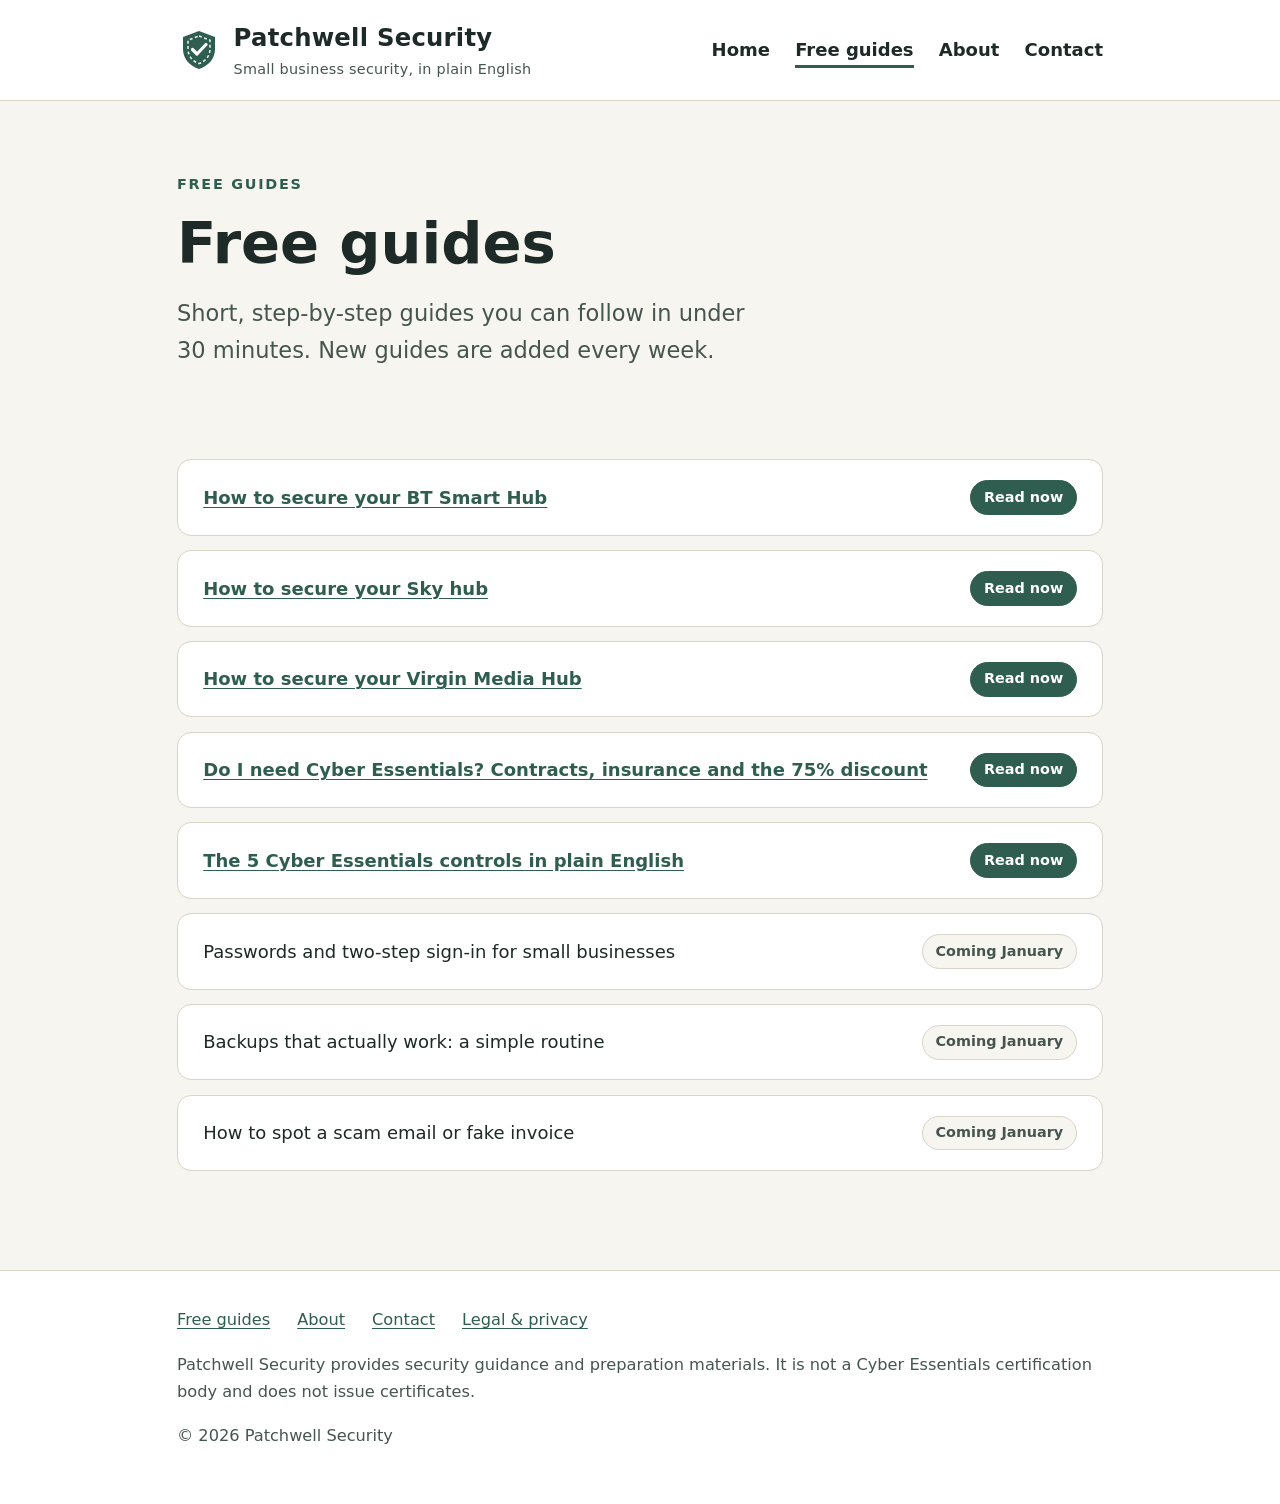
<file: guides.html>
<!DOCTYPE html>
<html lang="en-GB">
<head>
  <meta charset="utf-8">
  <meta name="viewport" content="width=device-width, initial-scale=1">
  <title>Free security guides — Patchwell Security</title>
  <meta name="description" content="Free plain-English cyber security guides for UK small businesses: routers, passwords, backups, scam emails and Cyber Essentials.">
  <link rel="stylesheet" href="style.css">
  <link rel="icon" href="data:image/svg+xml,%3Csvg xmlns='http://www.w3.org/2000/svg' viewBox='0 0 44 44'%3E%3Cpath d='M22 3 L38 9 V21 C38 31 31 38 22 41 C13 38 6 31 6 21 V9 Z' fill='%232f5d50'/%3E%3Cpath d='M15.5 21.5 L20 26 L29 16.5' fill='none' stroke='white' stroke-width='3.2' stroke-linecap='round'/%3E%3C/svg%3E">
</head>
<body>
  <a class="skip" href="#content">Skip to content</a>
  <header class="site">
    <div class="wrap">
      <a class="brand" href="index.html"><svg width="44" height="44" viewBox="0 0 44 44" aria-hidden="true">
  <path d="M22 3 L38 9 V21 C38 31 31 38 22 41 C13 38 6 31 6 21 V9 Z" fill="#2f5d50"/>
  <path d="M22 8 L33 12.2 V21 C33 28 28.5 33.2 22 35.6 C15.5 33.2 11 28 11 21 V12.2 Z" fill="none" stroke="#e3ece7" stroke-width="1.6" stroke-dasharray="3 2.4"/>
  <path d="M15.5 21.5 L20 26 L29 16.5" fill="none" stroke="#ffffff" stroke-width="3.2" stroke-linecap="round" stroke-linejoin="round"/>
</svg><strong>Patchwell Security<span>Small business security, in plain English</span></strong></a>
      <nav class="main" aria-label="Main">
        <ul>
        <li><a href="index.html">Home</a></li>
        <li><a href="guides.html" aria-current="page">Free guides</a></li>
        <li><a href="about.html">About</a></li>
        <li><a href="contact.html">Contact</a></li>
        </ul>
      </nav>
    </div>
  </header>
  <main id="content">
    <div class="wrap hero">
      <p class="eyebrow">Free guides</p>
      <h1>Free guides</h1>
      <p class="lead">Short, step-by-step guides you can follow in under 30 minutes. New guides are added every week.</p>
    </div>
    <section>
      <div class="wrap">
        <ul class="guide-list">
          <li><a href="guide-bt-smart-hub.html">How to secure your BT Smart Hub</a><span class="tag live">Read now</span></li>
          <li><a href="guide-sky-hub.html">How to secure your Sky hub</a><span class="tag live">Read now</span></li>
          <li><a href="guide-virgin-media-hub.html">How to secure your Virgin Media Hub</a><span class="tag live">Read now</span></li>
          <li><a href="guide-do-i-need-cyber-essentials.html">Do I need Cyber Essentials? Contracts, insurance and the 75% discount</a><span class="tag live">Read now</span></li>
          <li><a href="guide-cyber-essentials-controls.html">The 5 Cyber Essentials controls in plain English</a><span class="tag live">Read now</span></li>
          <li><span>Passwords and two-step sign-in for small businesses</span><span class="tag">Coming January</span></li>
          <li><span>Backups that actually work: a simple routine</span><span class="tag">Coming January</span></li>
          <li><span>How to spot a scam email or fake invoice</span><span class="tag">Coming January</span></li>
        </ul>
      </div>
    </section>

  </main>
  <footer class="site">
    <div class="wrap">
      <ul>
        <li><a href="guides.html">Free guides</a></li>
        <li><a href="about.html">About</a></li>
        <li><a href="contact.html">Contact</a></li>
        <li><a href="legal.html">Legal &amp; privacy</a></li>
      </ul>
      <p>Patchwell Security provides security guidance and preparation materials. It is not a Cyber Essentials certification body and does not issue certificates.</p>
      <p>&copy; 2026 Patchwell Security</p>
    </div>
  </footer>
</body>
</html>
</file>
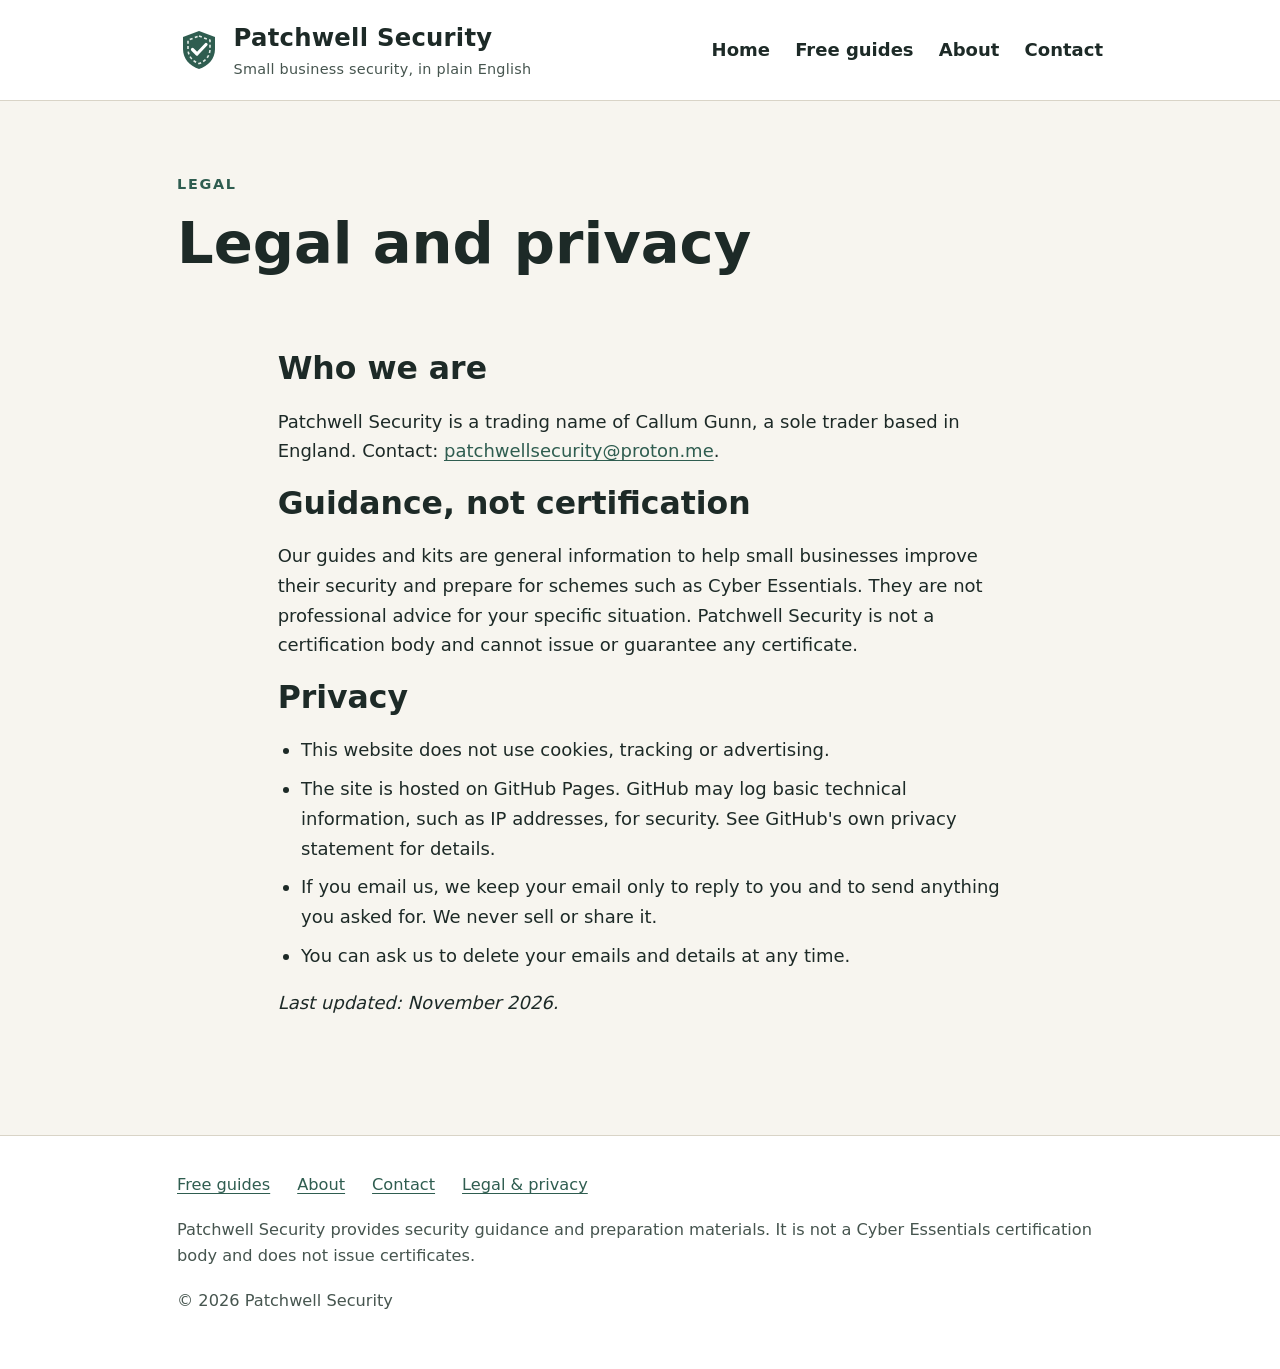
<file: legal.html>
<!DOCTYPE html>
<html lang="en-GB">
<head>
  <meta charset="utf-8">
  <meta name="viewport" content="width=device-width, initial-scale=1">
  <title>Legal and privacy — Patchwell Security</title>
  <meta name="description" content="Legal information, disclaimer and privacy notice for Patchwell Security.">
  <link rel="stylesheet" href="style.css">
  <link rel="icon" href="data:image/svg+xml,%3Csvg xmlns='http://www.w3.org/2000/svg' viewBox='0 0 44 44'%3E%3Cpath d='M22 3 L38 9 V21 C38 31 31 38 22 41 C13 38 6 31 6 21 V9 Z' fill='%232f5d50'/%3E%3Cpath d='M15.5 21.5 L20 26 L29 16.5' fill='none' stroke='white' stroke-width='3.2' stroke-linecap='round'/%3E%3C/svg%3E">
</head>
<body>
  <a class="skip" href="#content">Skip to content</a>
  <header class="site">
    <div class="wrap">
      <a class="brand" href="index.html"><svg width="44" height="44" viewBox="0 0 44 44" aria-hidden="true">
  <path d="M22 3 L38 9 V21 C38 31 31 38 22 41 C13 38 6 31 6 21 V9 Z" fill="#2f5d50"/>
  <path d="M22 8 L33 12.2 V21 C33 28 28.5 33.2 22 35.6 C15.5 33.2 11 28 11 21 V12.2 Z" fill="none" stroke="#e3ece7" stroke-width="1.6" stroke-dasharray="3 2.4"/>
  <path d="M15.5 21.5 L20 26 L29 16.5" fill="none" stroke="#ffffff" stroke-width="3.2" stroke-linecap="round" stroke-linejoin="round"/>
</svg><strong>Patchwell Security<span>Small business security, in plain English</span></strong></a>
      <nav class="main" aria-label="Main">
        <ul>
        <li><a href="index.html">Home</a></li>
        <li><a href="guides.html">Free guides</a></li>
        <li><a href="about.html">About</a></li>
        <li><a href="contact.html">Contact</a></li>
        </ul>
      </nav>
    </div>
  </header>
  <main id="content">
    <div class="wrap hero">
      <p class="eyebrow">Legal</p>
      <h1>Legal and privacy</h1>
    </div>
    <section>
      <div class="wrap prose">
        <h2>Who we are</h2>
        <p>Patchwell Security is a trading name of Callum Gunn, a sole trader based in England. Contact: <a href="mailto:patchwellsecurity@proton.me">patchwellsecurity@proton.me</a>.</p>
        <h2>Guidance, not certification</h2>
        <p>Our guides and kits are general information to help small businesses improve their security and prepare for schemes such as Cyber Essentials. They are not professional advice for your specific situation. Patchwell Security is not a certification body and cannot issue or guarantee any certificate.</p>
        <h2>Privacy</h2>
        <ul>
          <li>This website does not use cookies, tracking or advertising.</li>
          <li>The site is hosted on GitHub Pages. GitHub may log basic technical information, such as IP addresses, for security. See GitHub's own privacy statement for details.</li>
          <li>If you email us, we keep your email only to reply to you and to send anything you asked for. We never sell or share it.</li>
          <li>You can ask us to delete your emails and details at any time.</li>
        </ul>
        <p><em>Last updated: November 2026.</em></p>
      </div>
    </section>

  </main>
  <footer class="site">
    <div class="wrap">
      <ul>
        <li><a href="guides.html">Free guides</a></li>
        <li><a href="about.html">About</a></li>
        <li><a href="contact.html">Contact</a></li>
        <li><a href="legal.html">Legal &amp; privacy</a></li>
      </ul>
      <p>Patchwell Security provides security guidance and preparation materials. It is not a Cyber Essentials certification body and does not issue certificates.</p>
      <p>&copy; 2026 Patchwell Security</p>
    </div>
  </footer>
</body>
</html>
</file>
<file: style.css>
/* Patchwell Security — shared styles. Large, calm, readable. */
:root {
  --ink: #1d2a27;
  --ink-soft: #46554f;
  --paper: #f7f5ef;
  --card: #ffffff;
  --moss: #2f5d50;
  --moss-dark: #22463c;
  --moss-pale: #e3ece7;
  --stone: #d9d4c7;
  --amber: #b5651d;
  --radius: 14px;
  --max: 980px;
}

* { box-sizing: border-box; }

html { font-size: 112.5%; } /* 18px base */

body {
  margin: 0;
  font-family: "Atkinson Hyperlegible", "Segoe UI", system-ui, -apple-system, Arial, sans-serif;
  color: var(--ink);
  background: var(--paper);
  line-height: 1.65;
}

a { color: var(--moss); text-underline-offset: 3px; }
a:hover { color: var(--moss-dark); }
a:focus-visible, button:focus-visible { outline: 3px solid var(--amber); outline-offset: 3px; border-radius: 4px; }

.skip { position: absolute; left: -999px; top: 0; background: var(--ink); color: #fff; padding: .6rem 1rem; }
.skip:focus { left: 1rem; top: 1rem; z-index: 10; }

.wrap { max-width: var(--max); margin: 0 auto; padding: 0 1.5rem; }

/* Header */
header.site {
  background: var(--card);
  border-bottom: 1px solid var(--stone);
}
header.site .wrap {
  display: flex; align-items: center; justify-content: space-between;
  flex-wrap: wrap; gap: 1rem; padding-top: 1rem; padding-bottom: 1rem;
}
.brand { display: flex; align-items: center; gap: .7rem; text-decoration: none; color: var(--ink); }
.brand svg { flex: none; }
.brand strong { font-size: 1.35rem; letter-spacing: .01em; }
.brand span { display: block; font-size: .8rem; color: var(--ink-soft); font-weight: 400; }
nav.main ul { list-style: none; margin: 0; padding: 0; display: flex; flex-wrap: wrap; gap: .3rem 1.4rem; }
nav.main a { text-decoration: none; font-weight: 600; color: var(--ink); padding: .3rem 0; border-bottom: 3px solid transparent; }
nav.main a:hover, nav.main a[aria-current="page"] { border-bottom-color: var(--moss); }

/* Hero */
.hero { padding-top: 4rem; padding-bottom: 3rem; }
.hero h1 { font-size: clamp(2.1rem, 5vw, 3.2rem); line-height: 1.15; margin: 0 0 1rem; max-width: 17ch; }
.hero p.lead { font-size: 1.25rem; color: var(--ink-soft); max-width: 40ch; margin: 0 0 2rem; }
.eyebrow { text-transform: uppercase; letter-spacing: .12em; font-size: .8rem; font-weight: 700; color: var(--moss); margin: 0 0 .8rem; }

.btn {
  display: inline-block; background: var(--moss); color: #fff; text-decoration: none;
  font-weight: 700; padding: .85rem 1.5rem; border-radius: 999px; border: 2px solid var(--moss);
}
.btn:hover { background: var(--moss-dark); border-color: var(--moss-dark); color: #fff; }
.btn.ghost { background: transparent; color: var(--moss); }
.btn.ghost:hover { background: var(--moss-pale); color: var(--moss-dark); }
.btn-row { display: flex; flex-wrap: wrap; gap: 1rem; }

/* Sections */
section { padding: 2.5rem 0; }
h2 { font-size: 1.75rem; line-height: 1.25; margin: 0 0 1rem; }
h3 { font-size: 1.25rem; margin: 0 0 .5rem; }
p { margin: 0 0 1rem; }

.layers {
  display: grid; gap: 1rem;
  grid-template-columns: repeat(auto-fit, minmax(260px, 1fr));
}
.card {
  background: var(--card); border: 1px solid var(--stone); border-radius: var(--radius);
  padding: 1.5rem;
}
.card p { color: var(--ink-soft); margin: 0; }
.card .num { font-weight: 700; color: var(--moss); font-size: .9rem; letter-spacing: .08em; }

.band { background: var(--moss-pale); border-top: 1px solid var(--stone); border-bottom: 1px solid var(--stone); }

.guide-list { list-style: none; padding: 0; margin: 0; display: grid; gap: .8rem; }
.guide-list li {
  background: var(--card); border: 1px solid var(--stone); border-radius: var(--radius);
  padding: 1.1rem 1.4rem; display: flex; justify-content: space-between; align-items: center; gap: 1rem; flex-wrap: wrap;
}
.tag { font-size: .8rem; font-weight: 700; padding: .25rem .7rem; border-radius: 999px; background: var(--paper); border: 1px solid var(--stone); color: var(--ink-soft); white-space: nowrap; }

.note {
  border-left: 5px solid var(--amber); background: var(--card); padding: 1.1rem 1.4rem;
  border-radius: 0 var(--radius) var(--radius) 0; margin: 1.5rem 0;
}

.prose { max-width: 68ch; }
.prose ul { padding-left: 1.3rem; }
.prose li { margin-bottom: .5rem; }

/* Footer */
footer.site { border-top: 1px solid var(--stone); background: var(--card); margin-top: 3rem; }
footer.site .wrap { padding-top: 2rem; padding-bottom: 2rem; font-size: .9rem; color: var(--ink-soft); }
footer.site ul { list-style: none; padding: 0; margin: 0 0 1rem; display: flex; flex-wrap: wrap; gap: .5rem 1.5rem; }

@media (max-width: 600px) {
  html { font-size: 106.25%; }
  .hero { padding-top: 2.5rem; padding-bottom: 2rem; }
}

/* Guide articles */
.wrap.article { max-width: var(--max); }
.article > * { max-width: 70ch; }
.article > h2 { margin-top: 2.5rem; }
.hero + section { padding-top: 0; }
.article .meta { color: var(--ink-soft); font-size: .9rem; margin-bottom: 2rem; }
.steps { list-style: none; counter-reset: step; padding: 0; margin: 0; }
.steps > li { counter-increment: step; position: relative; padding: 0 0 2rem 4rem; }
.steps > li::before {
  content: counter(step); position: absolute; left: 0; top: -.1rem;
  width: 2.6rem; height: 2.6rem; border-radius: 50%; background: var(--moss); color: #fff;
  display: grid; place-items: center; font-weight: 700; font-size: 1.1rem;
}
.steps > li h2 { font-size: 1.35rem; margin: 0 0 .6rem; }
.steps ol, .steps ul { padding-left: 1.3rem; }
.path { font-weight: 700; background: var(--moss-pale); padding: .1rem .45rem; border-radius: 6px; white-space: nowrap; }
.checklist { background: var(--card); border: 1px solid var(--stone); border-radius: var(--radius); padding: 1.4rem 1.6rem; margin: 2rem 0; }
.checklist h2 { font-size: 1.35rem; }
.checklist ul { list-style: none; padding: 0; margin: 0; }
.checklist li { padding-left: 2rem; position: relative; margin-bottom: .6rem; }
.checklist li::before { content: ""; position: absolute; left: 0; top: .3rem; width: 1.1rem; height: 1.1rem; border: 2px solid var(--moss); border-radius: 4px; }
.sources { font-size: .9rem; color: var(--ink-soft); }
.guide-list a { font-weight: 700; }
.tag.live { background: var(--moss); color: #fff; border-color: var(--moss); }
.table-wrap { overflow-x: auto; margin: 1.5rem 0; }
.table-wrap table { border-collapse: collapse; width: 100%; background: var(--card); }
.table-wrap th, .table-wrap td { text-align: left; padding: .7rem .9rem; border-bottom: 1px solid var(--stone); }
.table-wrap th { background: var(--moss-pale); color: var(--moss-dark); }
</file>
